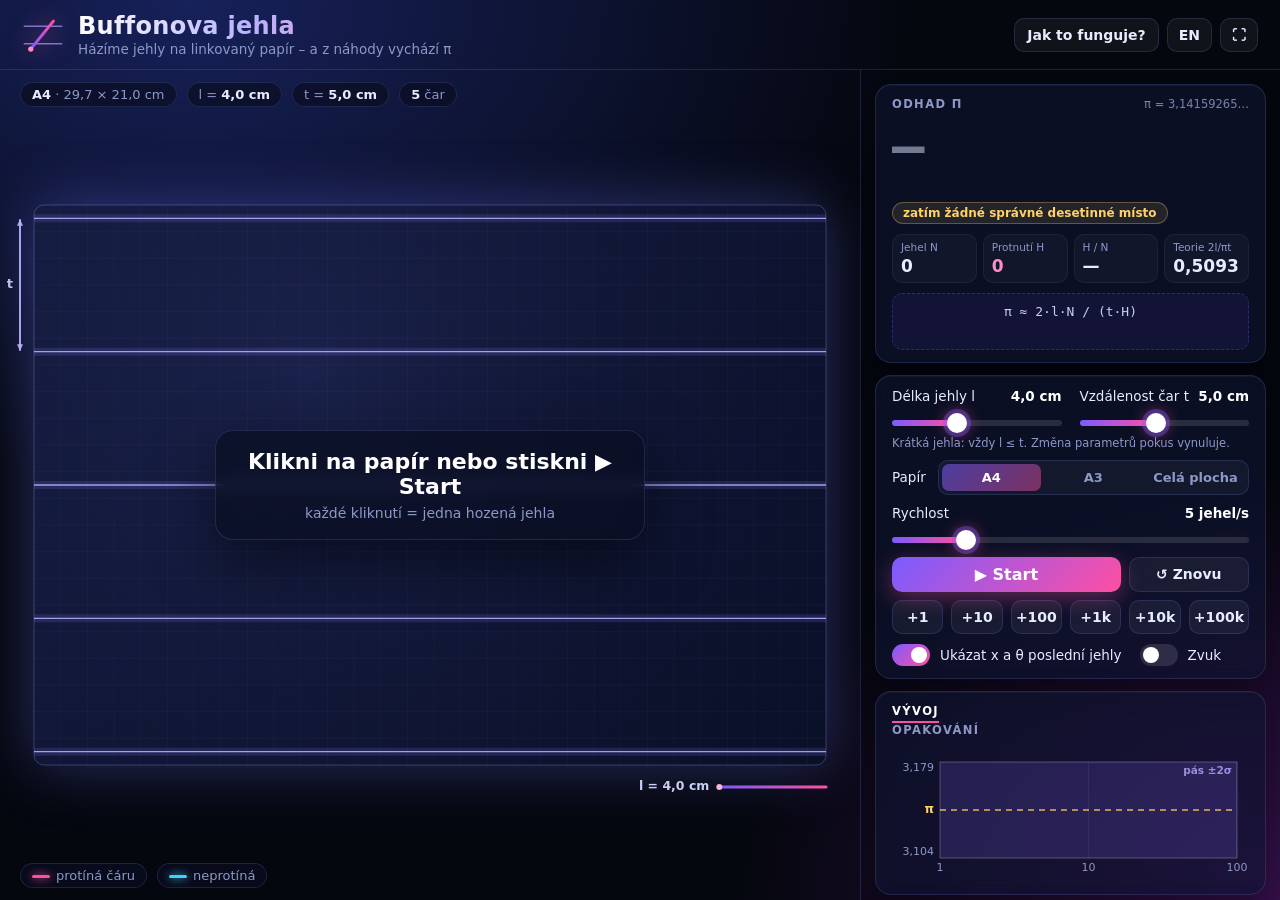
<file: index.html>
<!DOCTYPE html>
<html lang="cs" translate="no">
<head>
<meta charset="utf-8">
<meta name="google" content="notranslate">
<meta name="viewport" content="width=device-width, initial-scale=1">
<title>Buffonova jehla</title>
<style>
  :root {
    --bg0: #05070f;
    --panel: rgba(16, 22, 50, 0.62);
    --border: rgba(140, 160, 255, 0.16);
    --text: #e8ecff;
    --muted: #8e98c7;
    --hit: #ff4fa3;
    --miss: #40d2ff;
    --gold: #ffd166;
    --violet: #7b5cff;
  }
  * { box-sizing: border-box; margin: 0; padding: 0; }
  html, body { height: 100%; overflow: hidden; }
  body {
    color: var(--text);
    font-family: "Inter", "Segoe UI", system-ui, -apple-system, Roboto, "Helvetica Neue", Arial, sans-serif;
    background:
      radial-gradient(1200px 800px at 15% 0%, #17215a 0%, transparent 60%),
      radial-gradient(900px 700px at 100% 100%, #34104a 0%, transparent 60%),
      var(--bg0);
  }
  #app { display: grid; grid-template-rows: auto 1fr; height: 100vh; }

  /* ---------- header ---------- */
  header {
    display: flex; align-items: center; gap: 14px;
    padding: 12px 22px; border-bottom: 1px solid var(--border);
  }
  .logo { width: 42px; height: 42px; flex: none; filter: drop-shadow(0 0 10px rgba(255, 79, 163, .5)); }
  .brand h1 {
    font-size: 24px; font-weight: 800; letter-spacing: .3px;
    background: linear-gradient(90deg, #ffffff, #b9b3ff 45%, #ff8cc6);
    -webkit-background-clip: text; background-clip: text; color: transparent;
  }
  .brand p { color: var(--muted); font-size: 13.5px; margin-top: 1px; }
  .hdr-actions { margin-left: auto; display: flex; gap: 8px; }

  /* ---------- layout ---------- */
  main { display: grid; grid-template-columns: 1fr 420px; min-height: 0; }
  #stage { position: relative; min-width: 0; min-height: 0; overflow: hidden; }
  #paper { position: absolute; inset: 0; width: 100%; height: 100%; cursor: crosshair; }
  aside {
    overflow-y: auto; padding: 14px; display: flex; flex-direction: column; gap: 12px;
    border-left: 1px solid var(--border);
    scrollbar-width: thin; scrollbar-color: rgba(140,160,255,.25) transparent;
  }

  .overlay { position: absolute; pointer-events: none; font-size: 13px; color: var(--muted); }
  #paperInfo { top: 12px; left: 20px; right: 20px; display: flex; gap: 10px; flex-wrap: wrap; }
  .chip {
    background: rgba(10, 14, 34, .7); border: 1px solid var(--border); border-radius: 999px;
    padding: 4px 11px; backdrop-filter: blur(6px); white-space: nowrap;
  }
  .chip b { color: var(--text); font-weight: 600; }
  #legend { bottom: 12px; left: 20px; display: flex; gap: 10px; }
  .dot { display: inline-block; width: 18px; height: 3px; border-radius: 3px; vertical-align: middle; margin-right: 6px; }
  .dot.hit { background: var(--hit); box-shadow: 0 0 8px var(--hit); }
  .dot.miss { background: var(--miss); box-shadow: 0 0 8px var(--miss); }
  #hint {
    left: 50%; top: 50%; transform: translate(-50%, -50%);
    font-size: 22px; font-weight: 600; color: #fff; text-align: center;
    padding: 18px 28px; border-radius: 18px;
    background: rgba(10, 14, 34, .72); border: 1px solid var(--border);
    backdrop-filter: blur(8px); box-shadow: 0 20px 60px rgba(0,0,0,.5);
    animation: pulse 2.4s ease-in-out infinite;
  }
  #hint small { display: block; font-size: 14px; font-weight: 400; color: var(--muted); margin-top: 6px; }
  #hint.hidden { display: none; }
  @keyframes pulse { 0%,100% { box-shadow: 0 0 0 rgba(255,79,163,0), 0 20px 60px rgba(0,0,0,.5); }
                     50% { box-shadow: 0 0 40px rgba(255,79,163,.35), 0 20px 60px rgba(0,0,0,.5); } }

  /* ---------- cards ---------- */
  .card {
    background: var(--panel); border: 1px solid var(--border); border-radius: 16px;
    padding: 12px 16px; backdrop-filter: blur(10px);
    box-shadow: 0 10px 30px rgba(0,0,0,.35), inset 0 1px 0 rgba(255,255,255,.04);
  }
  .card h3 {
    font-size: 11.5px; text-transform: uppercase; letter-spacing: 1.4px; color: var(--muted);
    font-weight: 700; margin-bottom: 8px; display: flex; justify-content: space-between; gap: 8px;
  }
  .card h3 span:last-child { text-transform: none; letter-spacing: 0; font-weight: 500; opacity: .85; }

  .pi-value {
    font-family: ui-monospace, "SF Mono", "Cascadia Mono", "Roboto Mono", Consolas, monospace;
    font-size: 54px; font-weight: 700; line-height: 1.05; letter-spacing: 1px;
    font-variant-numeric: tabular-nums; white-space: nowrap;
  }
  .pi-value .ok { color: var(--gold); text-shadow: 0 0 22px rgba(255, 209, 102, .65); }
  .pi-value .no { color: #dfe4ff; opacity: .5; }
  /* always two fixed lines (error, then badge) so the panel never jumps as the texts change length */
  .pi-sub { display: flex; flex-direction: column; align-items: flex-start; gap: 5px; color: var(--muted); font-size: 13px; margin-top: 4px; }
  #piErr { min-height: 1.3em; line-height: 1.3; white-space: nowrap; }
  .pi-sub .badge { white-space: nowrap; }
  .badge {
    display: inline-block; font-size: 12px; font-weight: 600; color: var(--gold);
    background: rgba(255, 209, 102, .1); border: 1px solid rgba(255, 209, 102, .3);
    padding: 3px 10px; border-radius: 999px; transition: transform .25s;
  }
  .badge.pop { transform: scale(1.12); }
  .stats { display: grid; grid-template-columns: repeat(4, 1fr); gap: 6px; margin-top: 10px; }
  .stat { background: rgba(255,255,255,.03); border: 1px solid rgba(255,255,255,.05); border-radius: 10px; padding: 6px 8px; min-width: 0; }
  .stat .k { display: block; font-size: 10.5px; color: var(--muted); line-height: 1.25; }
  .stat .v { display: block; font-size: 17px; font-weight: 700; font-variant-numeric: tabular-nums; margin-top: 2px; }
  .stat .v.hit { color: #ff8cc6; }
  .formula {
    margin-top: 10px; font-family: ui-monospace, "SF Mono", Consolas, monospace; font-size: 13px;
    color: #c9cff5; text-align: center; padding: 8px; border-radius: 10px; background: rgba(123, 92, 255, .08);
    border: 1px dashed rgba(123, 92, 255, .3); line-height: 1.5; white-space: nowrap; overflow: hidden;
  }

  /* ---------- controls ---------- */
  .ctrl { margin-bottom: 10px; }
  .ctrl-top { display: flex; justify-content: space-between; align-items: baseline; font-size: 13.5px; margin-bottom: 7px; }
  .ctrl-top .val { font-weight: 700; font-variant-numeric: tabular-nums; color: #fff; }
  .pair { display: grid; grid-template-columns: 1fr 1fr; gap: 18px; }
  .ctrl.inline { display: flex; align-items: center; gap: 12px; font-size: 13.5px; }
  .ctrl.inline .seg { flex: 1; }
  .note { font-size: 11.5px; color: var(--muted); margin: -4px 0 10px; }

  input[type=range] {
    -webkit-appearance: none; appearance: none; width: 100%; height: 6px; border-radius: 6px; outline: none; cursor: pointer;
    background: linear-gradient(90deg, var(--violet), var(--hit) var(--fill, 50%), rgba(255,255,255,.12) var(--fill, 50%));
  }
  input[type=range]::-webkit-slider-thumb {
    -webkit-appearance: none; width: 20px; height: 20px; border-radius: 50%; background: #fff; border: none;
    box-shadow: 0 0 0 4px rgba(123, 92, 255, .35), 0 0 16px rgba(255, 79, 163, .7);
  }
  input[type=range]::-moz-range-thumb {
    width: 20px; height: 20px; border-radius: 50%; background: #fff; border: none;
    box-shadow: 0 0 0 4px rgba(123, 92, 255, .35), 0 0 16px rgba(255, 79, 163, .7);
  }

  .seg { display: flex; background: rgba(255,255,255,.04); border: 1px solid var(--border); border-radius: 10px; padding: 3px; gap: 3px; }
  .seg button {
    flex: 1; border: none; background: transparent; color: var(--muted); font: inherit; font-size: 13px; font-weight: 600;
    padding: 6px 4px; border-radius: 7px; cursor: pointer; transition: .15s;
  }
  .seg button.on { background: linear-gradient(135deg, rgba(123,92,255,.55), rgba(255,79,163,.45)); color: #fff; }

  .btn {
    appearance: none; border: 1px solid var(--border); background: rgba(255,255,255,.05); color: var(--text);
    border-radius: 10px; padding: 8px 12px; font: inherit; font-size: 14px; font-weight: 600; cursor: pointer;
    transition: background .15s, border-color .15s, transform .08s;
  }
  .btn:hover { background: rgba(255,255,255,.1); border-color: rgba(160,170,255,.45); }
  .btn:active { transform: scale(.97); }
  .btn.primary {
    background: linear-gradient(135deg, var(--violet), var(--hit)); border: none; color: #fff;
    box-shadow: 0 6px 22px rgba(255, 79, 163, .35);
  }
  .btn.primary:hover { filter: brightness(1.1); }
  .btn.icon { padding: 8px 11px; }
  .row { display: flex; gap: 8px; }
  .row .btn { flex: 1; padding-left: 4px; padding-right: 4px; }
  .row + .row { margin-top: 8px; }
  #btnPlay { flex: 2; font-size: 16px; }

  .switch { display: flex; align-items: center; gap: 10px; font-size: 13.5px; cursor: pointer; margin-top: 10px; user-select: none; }
  .switch input { display: none; }
  .switch .track { width: 38px; height: 22px; border-radius: 22px; background: rgba(255,255,255,.12); position: relative; transition: .2s; flex: none; }
  .switch .track::after { content: ""; position: absolute; top: 3px; left: 3px; width: 16px; height: 16px; border-radius: 50%; background: #fff; transition: .2s; }
  .switch input:checked + .track { background: linear-gradient(135deg, var(--violet), var(--hit)); }
  .switch input:checked + .track::after { left: 19px; }

  .switches { display: flex; gap: 18px; flex-wrap: wrap; }
  .tab {
    background: none; border: none; border-bottom: 2px solid transparent; font: inherit; color: var(--muted);
    text-transform: uppercase; letter-spacing: 1.4px; font-weight: 700; font-size: 11.5px;
    padding: 0 0 3px; margin-right: 14px; cursor: pointer;
  }
  .tab.on { color: #fff; border-bottom-color: var(--hit); }
  .histbtns { display: flex; gap: 4px; align-items: center; white-space: nowrap; }
  .histbtns button {
    border: 1px solid var(--border); background: rgba(255,255,255,.05); color: var(--text); border-radius: 999px;
    font: inherit; font-size: 11px; font-weight: 700; padding: 2px 8px; cursor: pointer;
  }
  /* only on the Repeats tab; hidden (not removed) so the header keeps its height */
  .histbtns.off { visibility: hidden; }
  .histbtns button:hover { border-color: rgba(255,79,163,.6); background: rgba(255,79,163,.15); }
  .chart { width: 100%; height: 132px; display: block; }
  @media (min-height: 1150px) { .chart { height: 175px; } }
  .chart-note { font-size: 11.5px; color: var(--muted); margin-top: 6px; }
  .kbd { font-size: 11.5px; color: var(--muted); text-align: center; line-height: 1.7; }
  kbd {
    font-family: inherit; font-size: 11px; padding: 1px 6px; border-radius: 5px;
    border: 1px solid var(--border); background: rgba(255,255,255,.05); color: #cdd3f5;
  }

  /* ---------- theory modal ---------- */
  #modal {
    position: fixed; inset: 0; display: none; align-items: center; justify-content: center; padding: 20px;
    background: rgba(3, 5, 14, .7); backdrop-filter: blur(8px); z-index: 10;
  }
  #modal.open { display: flex; }
  #modal .card { max-width: 760px; width: 100%; max-height: 90vh; overflow-y: auto; padding: 26px 30px; position: relative; background: rgba(16, 22, 50, .95); }
  #modal h2 { font-size: 24px; margin-bottom: 12px; }
  #modal h4 { font-size: 15px; margin: 18px 0 6px; color: #b9b3ff; }
  #modal p, #modal li { font-size: 15px; line-height: 1.6; color: #d4d9f5; }
  #modal ul { padding-left: 20px; }
  #modal .eq {
    font-family: ui-monospace, "SF Mono", Consolas, monospace; font-size: 16px; text-align: center; margin: 12px 0;
    padding: 12px; border-radius: 12px; background: rgba(123, 92, 255, .1); border: 1px solid rgba(123, 92, 255, .3); color: #fff;
  }
  #modal .close { position: absolute; top: 14px; right: 14px; }

  @media (max-width: 1000px) {
    html, body { overflow: auto; }
    #app { height: auto; }
    main { grid-template-columns: 1fr; }
    #stage { height: 62vh; }
    aside { border-left: none; overflow: visible; }
    .brand p { display: none; }
  }
</style>
</head>
<body>
<div id="app">
  <header>
    <svg class="logo" viewBox="0 0 48 48" aria-hidden="true">
      <defs><linearGradient id="lg" x1="0" x2="1"><stop offset="0" stop-color="#7b5cff"/><stop offset="1" stop-color="#ff4fa3"/></linearGradient></defs>
      <line x1="2" y1="14" x2="46" y2="14" stroke="#a99cff" stroke-width="1.5" opacity=".7"/>
      <line x1="2" y1="34" x2="46" y2="34" stroke="#a99cff" stroke-width="1.5" opacity=".7"/>
      <line x1="10" y1="40" x2="36" y2="8" stroke="url(#lg)" stroke-width="3.2" stroke-linecap="round"/>
      <circle cx="10" cy="40" r="3" fill="#ff8cc6"/>
    </svg>
    <div class="brand">
      <h1 data-i18n="title"></h1>
      <p data-i18n="subtitle"></p>
    </div>
    <div class="hdr-actions">
      <button class="btn" id="btnTheory" data-i18n="theoryBtn"></button>
      <button class="btn icon" id="btnLang" title="Language / Jazyk"></button>
      <button class="btn icon" id="btnFull" data-i18n-title="fullscreen">⛶</button>
    </div>
  </header>

  <main>
    <section id="stage">
      <canvas id="paper"></canvas>
      <div class="overlay" id="paperInfo"></div>
      <div class="overlay" id="legend">
        <span class="chip"><span class="dot hit"></span><span data-i18n="legendHit"></span></span>
        <span class="chip"><span class="dot miss"></span><span data-i18n="legendMiss"></span></span>
      </div>
      <div class="overlay" id="hint"><span data-i18n="hint"></span><small data-i18n="hintSmall"></small></div>
    </section>

    <aside>
      <div class="card">
        <h3><span data-i18n="estimate"></span><span id="piTrue">π = 3.14159265…</span></h3>
        <div class="pi-value" id="piValue">—</div>
        <div class="pi-sub"><span id="piErr"></span><span class="badge" id="badge"></span></div>
        <div class="stats">
          <div class="stat"><span class="k" data-i18n="needles"></span><span class="v" id="stN">0</span></div>
          <div class="stat"><span class="k" data-i18n="hits"></span><span class="v hit" id="stH">0</span></div>
          <div class="stat"><span class="k" data-i18n="ratio"></span><span class="v" id="stP">—</span></div>
          <div class="stat"><span class="k" data-i18n="theory"></span><span class="v" id="stPT">—</span></div>
        </div>
        <div class="formula" id="formula"></div>
      </div>

      <div class="card">
        <div class="pair">
          <div class="ctrl">
            <div class="ctrl-top"><span data-i18n="needleLen"></span><span class="val" id="lVal"></span></div>
            <input type="range" id="lSlider" min="0.5" max="10" step="0.1">
          </div>
          <div class="ctrl">
            <div class="ctrl-top"><span data-i18n="spacing"></span><span class="val" id="tVal"></span></div>
            <input type="range" id="tSlider" min="1" max="10" step="0.1">
          </div>
        </div>
        <div class="note" data-i18n="constraint"></div>
        <div class="ctrl inline">
          <span data-i18n="paper"></span>
          <div class="seg" id="paperSeg">
            <button data-paper="a4">A4</button>
            <button data-paper="a3">A3</button>
            <button data-paper="screen" data-i18n="paperScreen"></button>
          </div>
        </div>
        <div class="ctrl">
          <div class="ctrl-top"><span data-i18n="speed"></span><span class="val" id="rVal"></span></div>
          <input type="range" id="rSlider" min="0" max="1000" step="1">
        </div>
        <div class="row">
          <button class="btn primary" id="btnPlay"></button>
          <button class="btn" id="btnReset" data-i18n="reset"></button>
        </div>
        <div class="row">
          <button class="btn" data-drop="1">+1</button>
          <button class="btn" data-drop="10">+10</button>
          <button class="btn" data-drop="100">+100</button>
          <button class="btn" data-drop="1000">+1k</button>
          <button class="btn" data-drop="10000">+10k</button>
          <button class="btn" data-drop="100000">+100k</button>
        </div>
        <div class="switches">
          <label class="switch"><input type="checkbox" id="measureChk" checked><span class="track"></span><span data-i18n="showMeasure"></span></label>
          <label class="switch"><input type="checkbox" id="soundChk"><span class="track"></span><span data-i18n="sound"></span></label>
        </div>
      </div>

      <div class="card">
        <h3>
          <span><button class="tab on" data-tab="conv" data-i18n="convergence"></button><button class="tab" data-tab="hist" data-i18n="repeat"></button></span>
          <span class="histbtns off"><span data-i18n="repeatRuns"></span><button data-hist="100">100</button><button data-hist="1000">1k</button><button data-hist="10000">10k</button></span>
        </h3>
        <canvas class="chart" id="conv"></canvas>
        <div class="chart-note" id="histNote" data-i18n="histNote" hidden></div>
      </div>

      <div class="card">
        <h3><span data-i18n="phase"></span></h3>
        <canvas class="chart" id="phase"></canvas>
        <div class="chart-note" data-i18n="phaseHint"></div>
      </div>

      <div class="kbd" data-i18n-html="keys"></div>
    </aside>
  </main>
</div>

<div id="modal">
  <div class="card">
    <button class="btn icon close" id="btnClose">✕</button>
    <div id="theoryBody"></div>
  </div>
</div>

<script>
(() => {
'use strict';

// Language shown on start ('cs' or 'en'); visitors can switch with the button or L key.
const DEFAULT_LANG = 'cs';
const PI = Math.PI;
const PI_DIGITS = '3.14159265358979';
const $ = id => document.getElementById(id);

/* ======================================================================
   Texts
   ====================================================================== */
const I18N = {
  cs: {
    title: 'Buffonova jehla',
    subtitle: 'Házíme jehly na linkovaný papír – a z náhody vychází π',
    theoryBtn: 'Jak to funguje?',
    fullscreen: 'Celá obrazovka (F)',
    legendHit: 'protíná čáru',
    legendMiss: 'neprotíná',
    hint: 'Klikni na papír nebo stiskni ▶ Start',
    hintSmall: 'každé kliknutí = jedna hozená jehla',
    estimate: 'Odhad π',
    needles: 'Jehel N',
    hits: 'Protnutí H',
    ratio: 'H / N',
    theory: 'Teorie 2l/πt',
    controls: 'Parametry pokusu',
    needleLen: 'Délka jehly l',
    spacing: 'Vzdálenost čar t',
    constraint: 'Krátká jehla: vždy l ≤ t. Změna parametrů pokus vynuluje.',
    paper: 'Papír',
    paperScreen: 'Celá plocha',
    speed: 'Rychlost',
    perSec: n => n === 1 ? 'jehla/s' : n >= 2 && n <= 4 ? 'jehly/s' : 'jehel/s',
    start: '▶ Start', pause: '❚❚ Pauza', reset: '↺ Znovu',
    showMeasure: 'Ukázat x a θ poslední jehly',
    convergence: 'Vývoj', repeat: 'Opakování', repeatRuns: '500× po N =', band: 'pás ±2σ',
    histEmpty: 'Zvol N vpravo nahoře ↗',
    histNote: '500 nezávislých pokusů po N jehlách. Víc jehel → užší zvon (σ ~ 1/√N). Čárkovaně teorie, v závorce teoretické σ.',
    sound: 'Zvuk',
    phase: 'Prostor náhodných veličin (θ, x)',
    phaseHint: 'Každá jehla je bod. Protne čáru ⇔ x ≤ ½·l·sin θ (růžová oblast). Poměr ploch = 2l / (πt).',
    crosses: 'protíná ✓', nocross: 'neprotíná ✗',
    err: 'odchylka',
    digits: n => n <= 0 ? 'zatím žádné správné desetinné místo' :
                 n === 1 ? '1 správné desetinné místo' :
                 n < 5 ? `${n} správná desetinná místa` : `${n} správných desetinných míst`,
    lines: 'čar',
    keys: '<kbd>Mezerník</kbd> start/pauza · <kbd>N</kbd> jedna jehla · <kbd>R</kbd> znovu · <kbd>F</kbd> celá obrazovka · <kbd>L</kbd> jazyk · <kbd>S</kbd> zvuk',
    theoryHtml: `
      <h2>Buffonova úloha o jehle</h2>
      <p>Roku 1777 se francouzský přírodovědec <b>Georges-Louis Leclerc, hrabě de Buffon</b> zeptal:
      jaká je pravděpodobnost, že jehla délky <i>l</i> hozená náhodně na papír s rovnoběžnými čarami
      ve vzdálenosti <i>t</i> protne některou čáru? Odpověď překvapivě obsahuje číslo π.</p>
      <h4>Model</h4>
      <ul>
        <li><b>x</b> – vzdálenost středu jehly od nejbližší čáry, rovnoměrně na intervalu ⟨0, t/2⟩</li>
        <li><b>θ</b> – ostrý úhel mezi jehlou a čarami, rovnoměrně na intervalu ⟨0, π/2⟩</li>
        <li>x a θ jsou nezávislé, jejich sdružená hustota je konstantní: 4 / (tπ)</li>
      </ul>
      <p>Svislá „výška“ poloviny jehly je ½·l·sin θ. Jehla tedy protne čáru právě tehdy, když
      <b>x ≤ ½·l·sin θ</b>.</p>
      <div class="eq">P = ∫<sub>0</sub><sup>π/2</sup> ∫<sub>0</sub><sup>(l/2)·sin θ</sup> 4/(tπ) dx dθ
        = 4/(tπ) · (l/2) · ∫<sub>0</sub><sup>π/2</sup> sin θ dθ = 2l / (tπ)</div>
      <p>Hodíme-li <i>N</i> jehel a <i>H</i> z nich protne čáru, je H/N ≈ P, a tedy</p>
      <div class="eq">π ≈ 2·l·N / (t·H)</div>
      <h4>Záleží na velikosti papíru?</h4>
      <p>Ne. Pravděpodobnost závisí jen na poměru l/t. Papír musí být jen dost velký, aby jehly nepadaly mimo
      a aby každá jehla měla „svou“ nejbližší čáru. Formát A4/A3 tu mění jen vzhled, ne výsledek.</p>
      <h4>Proč l ≤ t?</h4>
      <p>Krátká jehla může protnout nejvýše jednu čáru – proto platí tak jednoduchý vzorec.
      Pro dlouhou jehlu (l &gt; t) je výpočet složitější.</p>
      <h4>Jak rychle se blížíme k π?</h4>
      <p>Pomalu! Chyba klesá jako 1/√N – na každou další správnou číslici potřebujeme zhruba
      100× víc jehel. Nejrychleji to jde při l = t. Zkuste sledovat graf vývoje odhadu.</p>
      <h4>Zajímavost</h4>
      <p>Italský matematik Mario Lazzarini roku 1901 údajně hodil 3408 jehel a dostal π ≈ 3,1415929 –
      tedy 6 správných desetinných míst. To je podezřele dobré: jde přesně o zlomek 355/113 a s tak málo
      pokusy je taková přesnost téměř nemožná. Nejspíš přestal házet ve „správnou“ chvíli.</p>`
  },
  en: {
    title: "Buffon's Needle",
    subtitle: 'Drop needles on ruled paper – and watch π emerge from randomness',
    theoryBtn: 'How does it work?',
    fullscreen: 'Fullscreen (F)',
    legendHit: 'crosses a line',
    legendMiss: 'no crossing',
    hint: 'Click the paper or press ▶ Start',
    hintSmall: 'every click = one dropped needle',
    estimate: 'Estimate of π',
    needles: 'Needles N',
    hits: 'Crossings H',
    ratio: 'H / N',
    theory: 'Theory 2l/πt',
    controls: 'Experiment parameters',
    needleLen: 'Needle length l',
    spacing: 'Line spacing t',
    constraint: 'Short needle: always l ≤ t. Changing parameters resets the experiment.',
    paper: 'Paper',
    paperScreen: 'Full area',
    speed: 'Speed',
    perSec: n => n === 1 ? 'needle/s' : 'needles/s',
    start: '▶ Start', pause: '❚❚ Pause', reset: '↺ Reset',
    showMeasure: 'Show x and θ of the last needle',
    convergence: 'Convergence', repeat: 'Repeats', repeatRuns: '500× with N =', band: 'band ±2σ',
    histEmpty: 'Pick N at the top right ↗',
    histNote: '500 independent experiments of N needles. More needles → narrower bell (σ ~ 1/√N). Dashed: theory, theoretical σ in brackets.',
    sound: 'Sound',
    phase: 'Space of random variables (θ, x)',
    phaseHint: 'Every needle is a point. It crosses a line ⇔ x ≤ ½·l·sin θ (pink area). Area ratio = 2l / (πt).',
    crosses: 'crosses ✓', nocross: 'no crossing ✗',
    err: 'error',
    digits: n => n <= 0 ? 'no correct decimal places yet' :
                 n === 1 ? '1 correct decimal place' : `${n} correct decimal places`,
    lines: 'lines',
    keys: '<kbd>Space</kbd> start/pause · <kbd>N</kbd> one needle · <kbd>R</kbd> reset · <kbd>F</kbd> fullscreen · <kbd>L</kbd> language · <kbd>S</kbd> sound',
    theoryHtml: `
      <h2>Buffon's needle problem</h2>
      <p>In 1777 the French naturalist <b>Georges-Louis Leclerc, Comte de Buffon</b> asked:
      what is the probability that a needle of length <i>l</i>, dropped at random onto paper ruled with
      parallel lines a distance <i>t</i> apart, crosses one of the lines? Surprisingly, the answer contains π.</p>
      <h4>The model</h4>
      <ul>
        <li><b>x</b> – distance from the needle's centre to the nearest line, uniform on [0, t/2]</li>
        <li><b>θ</b> – acute angle between the needle and the lines, uniform on [0, π/2]</li>
        <li>x and θ are independent, so their joint density is constant: 4 / (tπ)</li>
      </ul>
      <p>Half of the needle reaches ½·l·sin θ vertically, so the needle crosses a line exactly when
      <b>x ≤ ½·l·sin θ</b>.</p>
      <div class="eq">P = ∫<sub>0</sub><sup>π/2</sup> ∫<sub>0</sub><sup>(l/2)·sin θ</sup> 4/(tπ) dx dθ
        = 4/(tπ) · (l/2) · ∫<sub>0</sub><sup>π/2</sup> sin θ dθ = 2l / (tπ)</div>
      <p>Drop <i>N</i> needles, count the <i>H</i> that cross a line; then H/N ≈ P and therefore</p>
      <div class="eq">π ≈ 2·l·N / (t·H)</div>
      <h4>Does the paper size matter?</h4>
      <p>No. The probability only depends on the ratio l/t. The paper just has to be big enough that needles
      don't fall off and each needle has a nearest line. A4/A3 here only changes the look, not the result.</p>
      <h4>Why l ≤ t?</h4>
      <p>A short needle can cross at most one line, which is why the formula is so simple.
      For a long needle (l &gt; t) the calculation is more involved.</p>
      <h4>How fast do we approach π?</h4>
      <p>Slowly! The error shrinks like 1/√N – every extra correct digit needs roughly 100× more needles.
      It converges fastest when l = t. Watch the convergence chart.</p>
      <h4>Fun fact</h4>
      <p>In 1901 the Italian mathematician Mario Lazzarini supposedly dropped 3408 needles and got
      π ≈ 3.1415929 – six correct decimals. That is suspiciously good: it's exactly 355/113, and with so few
      throws such accuracy is almost impossible. He most likely stopped at the "right" moment.</p>`
  }
};
let T = I18N[DEFAULT_LANG];

/* ======================================================================
   State
   ====================================================================== */
const PAPERS = { a4: [29.7, 21], a3: [42, 29.7] };
const HIT  = { rgb: '255,79,163', head: '#ffb0d6' };
const MISS = { rgb: '64,210,255', head: '#a8ecff' };
const RING_MAX = 40000;          // settled needles kept for redrawing after a resize

const S = {
  lang: DEFAULT_LANG,
  l: 4, t: 5, paper: 'a4',
  W: 29.7, H: 21, lines: [],     // paper size in cm, y positions of the ruled lines (cm)
  N: 0, hits: 0,
  running: false, rate: 5, spawnAcc: 0,
  history: [], lastHistN: 0,
  flying: [], effects: [],
  ring: new Array(RING_MAX), ringStart: 0, ringLen: 0,
  last: null, lastT: 0, showMeasure: true,
  pending: 0,                    // needles queued by the big +N buttons, dropped over several frames
  bestDigits: 0,
  statsDirty: true, phaseDirty: true, lastStats: 0,
};
const G = { dpr: 1, cw: 1, ch: 1, s: 1, ox: 0, oy: 0 };   // stage geometry in device pixels

const stage = $('stage'), cv = $('paper'), ctx = cv.getContext('2d');
const mk = () => { const c = document.createElement('canvas'); return [c, c.getContext('2d')]; };
const [bg, bgx] = mk();          // paper + ruled lines
const [acc, accx] = mk();        // settled needles
const phCv = $('phase'), phx = phCv.getContext('2d');
const [phBg, phBgx] = mk();
const [phPts, phPtsx] = mk();
const cvCv = $('conv'), cvx = cvCv.getContext('2d');

/* ======================================================================
   Helpers
   ====================================================================== */
const clamp = (v, a, b) => Math.max(a, Math.min(b, v));
const locale = () => S.lang === 'cs' ? 'cs-CZ' : 'en-US';
const dec = (v, d) => v.toLocaleString(locale(), { minimumFractionDigits: d, maximumFractionDigits: d });
const int = v => v.toLocaleString(locale());
const sep = () => S.lang === 'cs' ? ',' : '.';
const estimate = () => S.hits ? 2 * S.l * S.N / (S.t * S.hits) : NaN;
const pTheory = () => 2 * S.l / (PI * S.t);
const font = (px, w = 600) => `${w} ${px * G.dpr}px "Inter", "Segoe UI", system-ui, -apple-system, sans-serif`;

function rr(c, x, y, w, h, r) {
  c.beginPath();
  c.moveTo(x + r, y); c.arcTo(x + w, y, x + w, y + h, r); c.arcTo(x + w, y + h, x, y + h, r);
  c.arcTo(x, y + h, x, y, r); c.arcTo(x, y, x + w, y, r); c.closePath();
}

function pill(c, text, x, y, color, align = 'center') {
  const d = G.dpr;
  c.font = font(12.5);
  const w = c.measureText(text).width + 14 * d, h = 22 * d;
  let bx = align === 'left' ? x : align === 'right' ? x - w : x - w / 2;
  bx = clamp(bx, 4 * d, G.cw - w - 4 * d);
  const by = clamp(y - h / 2, 4 * d, G.ch - h - 4 * d);
  c.fillStyle = 'rgba(6, 9, 24, 0.82)';
  rr(c, bx, by, w, h, 7 * d); c.fill();
  c.strokeStyle = color; c.globalAlpha *= 0.6; c.lineWidth = 1 * d; c.stroke(); c.globalAlpha /= 0.6;
  c.fillStyle = color; c.textAlign = 'left'; c.textBaseline = 'middle';
  c.fillText(text, bx + 7 * d, by + h / 2 + 0.5 * d);
}

function arrow(c, x1, y1, x2, y2, color, d, both = false) {
  c.strokeStyle = color; c.fillStyle = color; c.lineWidth = 2 * d;
  c.beginPath(); c.moveTo(x1, y1); c.lineTo(x2, y2); c.stroke();
  const len = Math.hypot(x2 - x1, y2 - y1);
  if (len < 10 * d) return;
  const head = (xa, ya, xb, yb) => {
    const a = Math.atan2(yb - ya, xb - xa), s = 7 * d;
    c.beginPath(); c.moveTo(xb, yb);
    c.lineTo(xb - s * Math.cos(a - 0.45), yb - s * Math.sin(a - 0.45));
    c.lineTo(xb - s * Math.cos(a + 0.45), yb - s * Math.sin(a + 0.45));
    c.closePath(); c.fill();
  };
  head(x1, y1, x2, y2);
  if (both) head(x2, y2, x1, y1);
}

/* ======================================================================
   Geometry & paper
   ====================================================================== */
function margins() {
  const d = G.dpr;
  return { mx: 34 * d, mt: 50 * d, mb: 50 * d };
}

function setPaperDims() {
  if (S.paper === 'screen') {
    const { mx, mt, mb } = margins();
    const aspect = Math.max(0.3, (G.cw - 2 * mx) / Math.max(1, G.ch - mt - mb));
    if (aspect >= 1) { S.H = 21; S.W = 21 * aspect; } else { S.W = 21; S.H = 21 / aspect; }
  } else {
    [S.W, S.H] = PAPERS[S.paper];
  }
  // Ruled lines, centred vertically on the sheet.
  const n = Math.floor(S.H / S.t + 1e-9);
  const y0 = (S.H - n * S.t) / 2;
  S.lines = [];
  for (let k = 0; k <= n; k++) S.lines.push(y0 + k * S.t);
}

function fit() {
  const { mx, mt, mb } = margins();
  G.s = Math.min((G.cw - 2 * mx) / S.W, (G.ch - mt - mb) / S.H);
  G.ox = (G.cw - S.W * G.s) / 2;
  G.oy = mt + ((G.ch - mt - mb) - S.H * G.s) / 2;
}

function drawPaperBg() {
  const c = bgx, d = G.dpr, s = G.s;
  const x0 = G.ox, y0 = G.oy, w = S.W * s, h = S.H * s, r = 10 * d;
  c.clearRect(0, 0, G.cw, G.ch);

  // sheet with a soft glow
  c.save();
  c.shadowColor = 'rgba(110, 120, 255, 0.35)'; c.shadowBlur = 60 * d;
  const g = c.createLinearGradient(x0, y0, x0 + w, y0 + h);
  g.addColorStop(0, '#121a3d'); g.addColorStop(1, '#0b1029');
  c.fillStyle = g; rr(c, x0, y0, w, h, r); c.fill();
  c.restore();

  c.save();
  rr(c, x0, y0, w, h, r); c.clip();
  // vignette light
  const v = c.createRadialGradient(x0 + w * 0.35, y0 + h * 0.3, 0, x0 + w * 0.35, y0 + h * 0.3, Math.max(w, h) * 0.8);
  v.addColorStop(0, 'rgba(120, 130, 255, 0.10)'); v.addColorStop(1, 'rgba(0, 0, 0, 0)');
  c.fillStyle = v; c.fillRect(x0, y0, w, h);
  // faint 1 cm grid
  c.strokeStyle = 'rgba(150, 170, 255, 0.045)'; c.lineWidth = 1 * d;
  c.beginPath();
  for (let x = 1; x < S.W; x++) { c.moveTo(x0 + x * s, y0); c.lineTo(x0 + x * s, y0 + h); }
  for (let y = 1; y < S.H; y++) { c.moveTo(x0, y0 + y * s); c.lineTo(x0 + w, y0 + y * s); }
  c.stroke();
  // paper grain
  const grains = Math.min(12000, (w * h) / (700 * d * d));
  for (let i = 0; i < grains; i++) {
    c.fillStyle = `rgba(200, 210, 255, ${Math.random() * 0.05})`;
    c.fillRect(x0 + Math.random() * w, y0 + Math.random() * h, d, d);
  }
  // ruled lines
  for (const ly of S.lines) {
    const Y = y0 + ly * s;
    c.strokeStyle = 'rgba(139, 123, 255, 0.16)'; c.lineWidth = 8 * d;
    c.beginPath(); c.moveTo(x0, Y); c.lineTo(x0 + w, Y); c.stroke();
    c.strokeStyle = 'rgba(190, 180, 255, 0.85)'; c.lineWidth = 1.4 * d;
    c.beginPath(); c.moveTo(x0, Y); c.lineTo(x0 + w, Y); c.stroke();
  }
  c.restore();

  c.strokeStyle = 'rgba(160, 170, 255, 0.28)'; c.lineWidth = 1 * d;
  rr(c, x0, y0, w, h, r); c.stroke();

  // t marker (between the first two lines, just left of the sheet)
  if (S.lines.length >= 2) {
    const ax = G.ox > 30 * d ? x0 - 14 * d : x0 + 14 * d;
    const ya = y0 + S.lines[0] * s, yb = y0 + S.lines[1] * s;
    c.globalAlpha = 0.9;
    arrow(c, ax, (ya + yb) / 2, ax, ya + 1 * d, '#b9b3ff', d);
    arrow(c, ax, (ya + yb) / 2, ax, yb - 1 * d, '#b9b3ff', d);
    c.font = font(13, 700); c.fillStyle = '#d7d2ff';
    c.textAlign = G.ox > 30 * d ? 'right' : 'left'; c.textBaseline = 'middle';
    c.fillText('t', ax + (G.ox > 30 * d ? -7 : 7) * d, (ya + yb) / 2);
    c.globalAlpha = 1;
  }

  // needle length scale bar under the sheet (bottom right)
  const by = y0 + h + 22 * d, bx1 = x0 + w, bx0 = bx1 - S.l * s;
  if (by < G.ch - 6 * d) {
    const gg = c.createLinearGradient(bx0, 0, bx1, 0);
    gg.addColorStop(0, '#7b5cff'); gg.addColorStop(1, '#ff4fa3');
    c.strokeStyle = gg; c.lineWidth = 3 * d; c.lineCap = 'round';
    c.beginPath(); c.moveTo(bx0, by); c.lineTo(bx1, by); c.stroke();
    c.fillStyle = '#ffb0d6'; c.beginPath(); c.arc(bx0, by, 3 * d, 0, 2 * PI); c.fill();
    c.font = font(12.5); c.fillStyle = '#c9cff5'; c.textAlign = 'right'; c.textBaseline = 'middle';
    c.fillText(`l = ${dec(S.l, 1)} cm`, bx0 - 10 * d, by);
  }
}

function layoutStage() {
  const r = stage.getBoundingClientRect();
  G.dpr = Math.min(window.devicePixelRatio || 1, 2);
  G.cw = Math.max(1, Math.round(r.width * G.dpr));
  G.ch = Math.max(1, Math.round(r.height * G.dpr));
  for (const c of [cv, bg, acc]) { c.width = G.cw; c.height = G.ch; }
  accClipped = false;                  // resizing a canvas resets its state
  // In "full area" mode the sheet follows the window, but only while it's empty.
  if (S.paper === 'screen' && S.N === 0 && !S.flying.length) setPaperDims();
  fit();
  drawPaperBg();
  redrawAccum();
  updatePaperInfo();
}

/* ======================================================================
   Sampling – the actual experiment
   ====================================================================== */
function sampleNeedle(near) {
  // The two random variables of the model:
  const x = Math.random() * S.t / 2;        // centre ↔ nearest line, U(0, t/2)
  const theta = Math.random() * PI / 2;     // angle with the lines,  U(0, π/2)
  const hit = x <= (S.l / 2) * Math.sin(theta);

  // Place the needle on the sheet so that it matches (x, θ). Which line, which side,
  // and the mirror image of the angle are all symmetric choices – they don't change the statistics.
  let k, side;
  if (near) {
    k = 0;
    for (let i = 1; i < S.lines.length; i++) if (Math.abs(S.lines[i] - near.y) < Math.abs(S.lines[k] - near.y)) k = i;
    side = Math.sign(near.y - S.lines[k]) || 1;
  } else {
    k = Math.floor(Math.random() * S.lines.length);
    side = Math.random() < 0.5 ? -1 : 1;
  }
  let cy = S.lines[k] + side * x;
  if (cy < 0 || cy > S.H) { side = -side; cy = S.lines[k] + side * x; }
  const hl = S.l / 2;
  // Uniform over the whole width; the needle layer is clipped to the sheet, so edges look like real paper.
  const cx = near ? clamp(near.x, 0, S.W) : Math.random() * S.W;
  const phi = Math.random() < 0.5 ? theta : -theta;

  let px = cx, py = S.lines[k];
  const dy = Math.sin(phi) * hl;
  if (hit && Math.abs(dy) > 1e-12) px = cx + ((py - cy) / dy) * Math.cos(phi) * hl;
  return { x, theta, hit, k, cx, cy, phi, px, py, a: 1 };
}

const durFor = rate => 1000 / (1 + rate / 8) + 220;

function launch(n, delay, dur) {
  n.t0 = performance.now() + delay;
  n.dur = dur;
  n.spin = (Math.random() - 0.5) * 2.6;
  S.flying.push(n);
}

function dropAnimated(count, near) {
  const stagger = count <= 10 ? 70 : 9;
  const dur = count === 1 ? 1100 : 750;
  for (let i = 0; i < count; i++) launch(sampleNeedle(i === 0 ? near : null), i * stagger, dur);
}

function dropInstant(count) {
  for (let i = 0; i < count; i++) commit(sampleNeedle(), false);
}

function drop(count) {
  if (count <= 100) dropAnimated(count);
  else S.pending += count;
}

/* ======================================================================
   Committing a landed needle
   ====================================================================== */
const alphaFor = N => clamp(Math.pow(300 / (N + 300), 0.3), 0.2, 1);

function commit(n, animated) {
  S.N++;
  if (n.hit) S.hits++;
  n.a = alphaFor(S.N);
  drawSettled(accx, n);
  ringPush(n);
  drawPhasePoint(n);
  pushHistory();
  S.last = n; S.lastT = performance.now();
  if (animated) { spawnEffect(n); playLand(n.hit); }
  S.statsDirty = true; S.phaseDirty = true;
}

function ringPush(n) {
  if (S.ringLen < RING_MAX) S.ring[(S.ringStart + S.ringLen++) % RING_MAX] = n;
  else { S.ring[S.ringStart] = n; S.ringStart = (S.ringStart + 1) % RING_MAX; }
}
function ringEach(fn) { for (let i = 0; i < S.ringLen; i++) fn(S.ring[(S.ringStart + i) % RING_MAX]); }

function pushHistory() {
  if (!S.hits) return;
  if (S.N <= 300 || S.N >= S.lastHistN * 1.01) {
    S.history.push([S.N, estimate()]);
    S.lastHistN = S.N;
  }
}

function needlePath(c, X, Y, dx, dy) { c.beginPath(); c.moveTo(X - dx, Y - dy); c.lineTo(X + dx, Y + dy); }

function drawSettled(c, n) {
  const s = G.s, d = G.dpr, hl = S.l / 2 * s;
  const X = G.ox + n.cx * s, Y = G.oy + n.cy * s;
  const dx = Math.cos(n.phi) * hl, dy = Math.sin(n.phi) * hl;
  const col = n.hit ? HIT : MISS;
  c.lineCap = 'round';
  needlePath(c, X, Y, dx, dy);
  c.globalAlpha = n.a * 0.22; c.strokeStyle = `rgb(${col.rgb})`; c.lineWidth = 6 * d; c.stroke();
  c.globalAlpha = n.a; c.lineWidth = 1.8 * d; c.stroke();
  c.globalAlpha = n.a * 0.7; c.strokeStyle = '#ffffff'; c.lineWidth = 0.6 * d; c.stroke();
  c.globalAlpha = n.a; c.fillStyle = col.head;
  c.beginPath(); c.arc(X - dx, Y - dy, 2.3 * d, 0, 2 * PI); c.fill();
  c.globalAlpha = 1;
}

// Clears the needle layer and clips it to the sheet, so needles near the edge don't hang off the paper.
let accClipped = false;
function resetAccum() {
  if (accClipped) accx.restore();
  accx.clearRect(0, 0, G.cw, G.ch);
  accx.save();
  rr(accx, G.ox, G.oy, S.W * G.s, S.H * G.s, 10 * G.dpr);
  accx.clip();
  accClipped = true;
}

function redrawAccum() {
  resetAccum();
  ringEach(n => drawSettled(accx, n));
}

/* ======================================================================
   Sound – synthesised with Web Audio, no files needed
   ====================================================================== */
const Snd = { ctx: null, on: false, last: 0 };
const PENTATONIC = [0, 2, 4, 7, 9, 12, 14];

function enableSound(on) {
  Snd.on = on;
  if (!on) return;
  const AC = window.AudioContext || window.webkitAudioContext;
  if (!Snd.ctx && AC) Snd.ctx = new AC();
  if (Snd.ctx && Snd.ctx.state === 'suspended') Snd.ctx.resume();
}

function tone(ac, freq, type, peak, decay, when) {
  const o = ac.createOscillator(), g = ac.createGain();
  o.type = type; o.frequency.value = freq;
  g.gain.setValueAtTime(0.0001, when);
  g.gain.exponentialRampToValueAtTime(peak, when + 0.006);
  g.gain.exponentialRampToValueAtTime(0.0001, when + decay);
  o.connect(g).connect(ac.destination);
  o.start(when); o.stop(when + decay + 0.02);
}

function playLand(hit) {
  const ac = Snd.ctx;
  if (!Snd.on || !ac) return;
  const now = ac.currentTime;
  if (now - Snd.last < 0.045) return;      // at high speed don't turn into noise
  Snd.last = now;
  if (hit) {                               // small glass bell on a pentatonic scale
    const f = 660 * Math.pow(2, PENTATONIC[Math.floor(Math.random() * PENTATONIC.length)] / 12);
    // kept quiet: the ear is far more sensitive to these high notes than to the low tick
    tone(ac, f, 'sine', 0.05, 0.55, now);
    tone(ac, f * 2.76, 'sine', 0.01, 0.2, now);
  } else {                                 // soft wooden tick
    tone(ac, 190 + Math.random() * 40, 'triangle', 0.07, 0.09, now);
  }
}

/* ======================================================================
   Effects & flying needles
   ====================================================================== */
function spawnEffect(n) {
  if (S.effects.length > 80) return;
  S.effects.push({ x: n.hit ? n.px : n.cx, y: n.hit ? n.py : n.cy, t0: performance.now(), hit: n.hit });
}

function drawEffects(c, now) {
  const d = G.dpr, s = G.s;
  c.save();
  c.globalCompositeOperation = 'lighter';
  S.effects = S.effects.filter(e => {
    const life = e.hit ? 950 : 500;
    const a = Math.max(0, (now - e.t0) / life);   // clicks can commit after this frame's timestamp
    if (a >= 1) return false;
    const X = G.ox + e.x * s, Y = G.oy + e.y * s;
    const ease = 1 - Math.pow(1 - a, 3);
    if (e.hit) {
      // flash running along the crossed line
      const L = (30 + 160 * ease) * d;
      const lg = c.createLinearGradient(X - L, 0, X + L, 0);
      lg.addColorStop(0, 'rgba(190,180,255,0)'); lg.addColorStop(0.5, `rgba(230,220,255,${0.9 * (1 - a)})`);
      lg.addColorStop(1, 'rgba(190,180,255,0)');
      c.strokeStyle = lg; c.lineWidth = 3 * d;
      c.beginPath(); c.moveTo(X - L, Y); c.lineTo(X + L, Y); c.stroke();
      // glow + shock ring
      const R = 34 * d;
      const rg = c.createRadialGradient(X, Y, 0, X, Y, R);
      rg.addColorStop(0, `rgba(255,255,255,${0.9 * (1 - a)})`);
      rg.addColorStop(0.3, `rgba(255,79,163,${0.6 * (1 - a)})`);
      rg.addColorStop(1, 'rgba(255,79,163,0)');
      c.fillStyle = rg; c.beginPath(); c.arc(X, Y, R, 0, 2 * PI); c.fill();
      c.strokeStyle = `rgba(255,120,190,${1 - a})`; c.lineWidth = 2 * d;
      c.beginPath(); c.arc(X, Y, (6 + 44 * ease) * d, 0, 2 * PI); c.stroke();
    } else {
      c.strokeStyle = `rgba(64,210,255,${0.55 * (1 - a)})`; c.lineWidth = 1.5 * d;
      c.beginPath(); c.arc(X, Y, (4 + 18 * ease) * d, 0, 2 * PI); c.stroke();
    }
    return true;
  });
  c.restore();
}

function drawFlying(c, n, p) {
  const s = G.s, d = G.dpr;
  const h = 1 - p * p;                         // height above the paper (gravity: accelerating fall)
  const hl = S.l / 2 * s * (1 + 0.45 * h);
  const ang = n.phi + n.spin * h;
  const fx = G.ox + n.cx * s, fy = G.oy + n.cy * s;
  const X = fx - h * 16 * d, Y = fy - h * 60 * d;
  const dx = Math.cos(ang) * hl, dy = Math.sin(ang) * hl;
  const sdx = Math.cos(ang) * S.l / 2 * s, sdy = Math.sin(ang) * S.l / 2 * s;
  const fade = clamp(p * 4, 0, 1);
  c.lineCap = 'round';
  // shadow on the paper, sharpening as the needle approaches
  needlePath(c, fx + h * 10 * d, fy + h * 6 * d, sdx, sdy);
  c.globalAlpha = fade * (0.55 - 0.4 * h); c.strokeStyle = '#000'; c.lineWidth = (3 + 10 * h) * d; c.stroke();
  // the needle: silver until it lands and reveals its colour
  needlePath(c, X, Y, dx, dy);
  c.globalAlpha = fade * 0.3; c.strokeStyle = '#dfe6ff'; c.lineWidth = 8 * d; c.stroke();
  c.globalAlpha = fade; c.strokeStyle = '#f4f6ff'; c.lineWidth = 2.2 * d; c.stroke();
  c.fillStyle = '#ffffff';
  c.beginPath(); c.arc(X - dx, Y - dy, 2.8 * d, 0, 2 * PI); c.fill();
  c.globalAlpha = 1;
}

/* ======================================================================
   Measurement overlay for the last needle (x, θ, ½·l·sin θ)
   ====================================================================== */
function drawMeasure(c, n, alpha) {
  const s = G.s, d = G.dpr, hl = S.l / 2 * s;
  const cx = G.ox + n.cx * s, cy = G.oy + n.cy * s, ly = G.oy + S.lines[n.k] * s;
  const sp = Math.sin(n.phi), cp = Math.cos(n.phi);
  const toward = Math.sign(ly - cy) || 1;               // +1: nearest line is below on screen
  const sg = sp === 0 ? 1 : (Math.sign(sp) === toward ? 1 : -1);
  const tx = cx + sg * cp * hl, ty = cy + sg * sp * hl;  // needle tip that points to the line
  const col = n.hit ? HIT : MISS, colS = `rgb(${col.rgb})`;
  const right = tx >= cx ? 1 : -1;

  c.save();
  c.globalAlpha = alpha; c.lineCap = 'round';

  // dark halo so the construction stays readable on a crowded sheet
  const R = hl * 1.6 + 60 * d;
  const halo = c.createRadialGradient(cx, cy, 0, cx, cy, R);
  halo.addColorStop(0, 'rgba(6,9,26,0.82)'); halo.addColorStop(0.6, 'rgba(6,9,26,0.6)'); halo.addColorStop(1, 'rgba(6,9,26,0)');
  c.fillStyle = halo; c.beginPath(); c.arc(cx, cy, R, 0, 2 * PI); c.fill();
  const px0 = G.ox, px1 = G.ox + S.W * s;
  c.strokeStyle = 'rgba(190,180,255,0.85)'; c.lineWidth = 1.4 * d;
  c.beginPath(); c.moveTo(Math.max(px0, cx - R), ly); c.lineTo(Math.min(px1, cx + R), ly); c.stroke();

  // the needle itself, on top and glowing
  const ndx = cp * hl, ndy = sp * hl;
  needlePath(c, cx, cy, ndx, ndy);
  c.strokeStyle = `rgba(${col.rgb},0.35)`; c.lineWidth = 10 * d; c.stroke();
  c.strokeStyle = colS; c.lineWidth = 3 * d; c.stroke();
  c.strokeStyle = '#fff'; c.lineWidth = 1 * d; c.stroke();

  // highlight the nearest line
  const gx = c.createLinearGradient(cx - hl * 1.7, 0, cx + hl * 1.7, 0);
  gx.addColorStop(0, 'rgba(255,209,102,0)'); gx.addColorStop(0.5, 'rgba(255,209,102,0.9)'); gx.addColorStop(1, 'rgba(255,209,102,0)');
  c.strokeStyle = gx; c.lineWidth = 3 * d;
  c.beginPath(); c.moveTo(Math.max(px0, cx - hl * 1.7), ly); c.lineTo(Math.min(px1, cx + hl * 1.7), ly); c.stroke();

  // horizontal reference through the centre + vertical projection ½·l·sin θ
  c.setLineDash([4 * d, 4 * d]); c.strokeStyle = 'rgba(255,255,255,0.55)'; c.lineWidth = 1.2 * d;
  c.beginPath(); c.moveTo(cx, cy); c.lineTo(tx + right * 10 * d, cy); c.stroke();
  c.setLineDash([]);
  c.strokeStyle = colS; c.lineWidth = 2.6 * d;
  c.beginPath(); c.moveTo(tx, cy); c.lineTo(tx, ty); c.stroke();

  // x: distance from centre to nearest line
  arrow(c, cx, cy, cx, ly, '#ffd166', d);

  // θ arc
  const r = clamp(hl * 0.45, 20 * d, 64 * d);
  const a0 = right > 0 ? 0 : PI;
  let diff = Math.atan2(ty - cy, tx - cx) - a0;
  while (diff > PI) diff -= 2 * PI;
  while (diff < -PI) diff += 2 * PI;
  c.strokeStyle = '#ffffff'; c.lineWidth = 1.8 * d;
  c.beginPath(); c.arc(cx, cy, r, a0, a0 + diff, diff < 0); c.stroke();

  // centre
  c.fillStyle = '#ffd166'; c.shadowColor = '#ffd166'; c.shadowBlur = 12 * d;
  c.beginPath(); c.arc(cx, cy, 4 * d, 0, 2 * PI); c.fill();
  c.shadowBlur = 0;

  // labels
  // θ goes on the side away from the line, ½·l·sin θ on the side towards it – they never overlap
  pill(c, `θ = ${dec(n.theta * 180 / PI, 1)}°`, cx + right * (r * 0.6), cy - toward * 18 * d, '#ffffff', right > 0 ? 'left' : 'right');
  pill(c, `x = ${dec(n.x, 2)} cm`, cx - right * 10 * d, (cy + ly) / 2, '#ffd166', right > 0 ? 'right' : 'left');
  pill(c, `½·l·sin θ = ${dec(S.l / 2 * Math.sin(n.theta), 2)} cm`, tx + right * 10 * d, (cy + ty) / 2, colS, right > 0 ? 'left' : 'right');
  const vy = cy - toward * (Math.abs(sp) * hl + 48 * d);
  pill(c, `x ${n.hit ? '≤' : '>'} ½·l·sin θ  ⇒  ${n.hit ? T.crosses : T.nocross}`, cx, vy, colS);
  c.restore();
}

/* ======================================================================
   Phase-space chart (θ, x)
   ====================================================================== */
const PH = { pl: 40, pr: 12, pt: 12, pb: 26 };
function phMap() {
  const d = G.dpr, w = phCv.width, h = phCv.height;
  const pl = PH.pl * d, pr = PH.pr * d, pt = PH.pt * d, pb = PH.pb * d;
  return {
    X: th => pl + th / (PI / 2) * (w - pl - pr),
    Y: x => h - pb - x / (S.t / 2) * (h - pt - pb),
    pl, pr, pt, pb, w, h,
  };
}

function curvePath(c, m) {
  c.beginPath();
  for (let i = 0; i <= 80; i++) {
    const th = i / 80 * PI / 2, X = m.X(th), Y = m.Y(S.l / 2 * Math.sin(th));
    i ? c.lineTo(X, Y) : c.moveTo(X, Y);
  }
}

function drawPhaseBg() {
  const c = phBgx, d = G.dpr, m = phMap();
  c.clearRect(0, 0, m.w, m.h);
  c.fillStyle = 'rgba(64,210,255,0.05)';
  c.fillRect(m.pl, m.pt, m.w - m.pl - m.pr, m.h - m.pt - m.pb);
  curvePath(c, m);
  c.lineTo(m.X(PI / 2), m.Y(0)); c.lineTo(m.X(0), m.Y(0)); c.closePath();
  c.fillStyle = 'rgba(255,79,163,0.14)'; c.fill();
  // grid & axes
  c.strokeStyle = 'rgba(255,255,255,0.07)'; c.lineWidth = 1 * d;
  c.beginPath();
  c.moveTo(m.X(PI / 4), m.pt); c.lineTo(m.X(PI / 4), m.h - m.pb);
  c.moveTo(m.pl, m.Y(S.t / 4)); c.lineTo(m.w - m.pr, m.Y(S.t / 4));
  c.stroke();
  c.strokeStyle = 'rgba(255,255,255,0.25)';
  c.strokeRect(m.pl, m.pt, m.w - m.pl - m.pr, m.h - m.pt - m.pb);
  c.font = font(11, 500); c.fillStyle = '#8e98c7';
  c.textAlign = 'center'; c.textBaseline = 'top';
  [[0, '0'], [PI / 4, 'π/4'], [PI / 2, 'π/2']].forEach(([v, s]) => c.fillText(s, m.X(v), m.h - m.pb + 5 * d));
  c.fillStyle = '#fff'; c.font = font(12, 700);
  c.fillText('θ', (m.X(PI / 4) + m.X(PI / 2)) / 2, m.h - m.pb + 5 * d);
  c.textAlign = 'right'; c.textBaseline = 'middle'; c.font = font(11, 500); c.fillStyle = '#8e98c7';
  c.fillText('0', m.pl - 6 * d, m.Y(0));
  c.fillText('t/2', m.pl - 6 * d, m.Y(S.t / 2) + 4 * d);
  if (m.Y(S.l / 2) - m.Y(S.t / 2) > 16 * d) { c.fillStyle = '#ff8cc6'; c.fillText('l/2', m.pl - 6 * d, m.Y(S.l / 2)); }
  c.fillStyle = '#fff'; c.font = font(12, 700);
  c.fillText('x', m.pl - 6 * d, m.Y(S.t / 4));
}

function drawPhasePoint(n) {
  const m = phMap(), d = G.dpr, r = 1.2 * d;
  phPtsx.globalAlpha = Math.max(0.3, n.a) * 0.85;
  phPtsx.fillStyle = n.hit ? '#ff4fa3' : '#40d2ff';
  phPtsx.fillRect(m.X(n.theta) - r, m.Y(n.x) - r, 2 * r, 2 * r);
}

function composePhase(showLast) {
  const m = phMap(), d = G.dpr, c = phx;
  c.clearRect(0, 0, m.w, m.h);
  c.drawImage(phBg, 0, 0);
  c.drawImage(phPts, 0, 0);
  c.save();
  curvePath(c, m);
  c.strokeStyle = 'rgba(255,79,163,0.35)'; c.lineWidth = 6 * d; c.stroke();
  c.strokeStyle = '#ffb0d6'; c.lineWidth = 2 * d; c.stroke();
  c.restore();
  if (showLast && S.last) {
    const X = m.X(S.last.theta), Y = m.Y(S.last.x);
    c.setLineDash([3 * d, 3 * d]); c.strokeStyle = 'rgba(255,209,102,0.7)'; c.lineWidth = 1 * d;
    c.beginPath(); c.moveTo(X, Y); c.lineTo(X, m.h - m.pb); c.moveTo(X, Y); c.lineTo(m.pl, Y); c.stroke();
    c.setLineDash([]);
    c.strokeStyle = '#ffd166'; c.lineWidth = 2 * d;
    c.beginPath(); c.arc(X, Y, 6 * d, 0, 2 * PI); c.stroke();
  }
}

/* ======================================================================
   Convergence chart
   ====================================================================== */
function drawConv() {
  const c = cvx, d = G.dpr, w = cvCv.width, h = cvCv.height;
  const pl = 48 * d, pr = 12 * d, pt = 12 * d, pb = 24 * d;
  c.clearRect(0, 0, w, h);
  const Nmax = Math.max(100, S.N * 1.05);
  const LX = Math.log10(Nmax);
  const X = n => pl + Math.log10(n) / LX * (w - pl - pr);

  const pts = S.history.slice();
  if (S.hits && (!pts.length || pts[pts.length - 1][0] !== S.N)) pts.push([S.N, estimate()]);

  let dev = 0.03;
  const from = Math.sqrt(Math.max(1, S.N));
  for (const [n, e] of pts) if (n >= from) dev = Math.max(dev, Math.abs(e - PI));
  const yr = Math.min(1.6, dev * 1.25);
  const Y = e => pt + (1 - (e - (PI - yr)) / (2 * yr)) * (h - pt - pb);

  c.save();
  c.beginPath(); c.rect(pl, pt, w - pl - pr, h - pt - pb); c.clip();
  c.fillStyle = 'rgba(255,255,255,0.02)'; c.fillRect(pl, pt, w - pl - pr, h - pt - pb);

  // theoretical ±2σ band
  const p = pTheory();
  const up = [], lo = [];
  for (let i = 0; i <= 80; i++) {
    const n = Math.pow(10, i / 80 * LX);
    const sig = PI * Math.sqrt((1 - p) / (p * n));
    up.push([X(n), Y(PI + 2 * sig)]); lo.push([X(n), Y(PI - 2 * sig)]);
  }
  c.beginPath();
  up.forEach(([x, y], i) => i ? c.lineTo(x, y) : c.moveTo(x, y));
  for (let i = lo.length - 1; i >= 0; i--) c.lineTo(lo[i][0], lo[i][1]);
  c.closePath();
  c.fillStyle = 'rgba(123,92,255,0.16)'; c.fill();
  c.font = font(10.5, 600); c.fillStyle = 'rgba(185,170,255,0.8)'; c.textAlign = 'right'; c.textBaseline = 'top';
  c.fillText(T.band, w - pr - 5 * d, pt + 4 * d);

  // decade grid
  c.strokeStyle = 'rgba(255,255,255,0.06)'; c.lineWidth = 1 * d;
  c.beginPath();
  for (let k = 1; k <= Math.floor(LX); k++) { c.moveTo(X(10 ** k), pt); c.lineTo(X(10 ** k), h - pb); }
  c.stroke();

  // π
  c.setLineDash([6 * d, 5 * d]); c.strokeStyle = 'rgba(255,209,102,0.85)'; c.lineWidth = 1.4 * d;
  c.beginPath(); c.moveTo(pl, Y(PI)); c.lineTo(w - pr, Y(PI)); c.stroke(); c.setLineDash([]);

  // estimate
  if (pts.length) {
    c.lineJoin = 'round';
    c.beginPath();
    pts.forEach(([n, e], i) => i ? c.lineTo(X(n), Y(e)) : c.moveTo(X(n), Y(e)));
    c.strokeStyle = 'rgba(255,79,163,0.35)'; c.lineWidth = 5 * d; c.stroke();
    c.strokeStyle = '#ffe0ef'; c.lineWidth = 1.6 * d; c.stroke();
    const [ln, le] = pts[pts.length - 1];
    c.fillStyle = '#fff'; c.shadowColor = '#ff4fa3'; c.shadowBlur = 12 * d;
    c.beginPath(); c.arc(X(ln), Y(le), 3.5 * d, 0, 2 * PI); c.fill(); c.shadowBlur = 0;
  }
  c.restore();

  c.strokeStyle = 'rgba(255,255,255,0.25)'; c.lineWidth = 1 * d;
  c.strokeRect(pl, pt, w - pl - pr, h - pt - pb);

  // labels
  c.font = font(11, 500); c.fillStyle = '#8e98c7'; c.textAlign = 'center'; c.textBaseline = 'top';
  const names = ['1', '10', '100', '1k', '10k', '100k', '1M', '10M', '100M'];
  for (let k = 0; k <= Math.floor(LX) && k < names.length; k++) c.fillText(names[k], X(10 ** k), h - pb + 5 * d);
  c.textAlign = 'right'; c.textBaseline = 'middle';
  const dd = yr < 0.05 ? 3 : 2;
  c.fillText(dec(PI + yr, dd), pl - 6 * d, pt + 6 * d);
  c.fillText(dec(PI - yr, dd), pl - 6 * d, h - pb - 6 * d);
  c.fillStyle = '#ffd166'; c.font = font(12, 700);
  c.fillText('π', pl - 6 * d, Y(PI));
}

/* ======================================================================
   Repeated experiment: 500 independent runs of N needles → distribution of π̂
   ====================================================================== */
const REP_RUNS = 500, REP_BINS = 90, REP_SIZES = [100, 1000, 10000];
const REP_COLORS = { 100: '64,210,255', 1000: '176,150,255', 10000: '255,79,163' };
const REP = { tab: 'conv', data: {}, dirty: false };

// Standard deviation of π̂ = 2lN/(tH) by the delta method.
const sigmaFor = N => { const p = pTheory(); return PI * Math.sqrt((1 - p) / (p * N)); };
// Fixed x-range (±4σ of the N = 100 case), so the bells for different N can be compared.
const repRange = () => clamp(4 * sigmaFor(100), 0.05, 2.5);

function erf(x) {                // Abramowitz–Stegun 7.1.26, |error| < 1.5e-7
  const t = 1 / (1 + 0.3275911 * Math.abs(x));
  const y = 1 - (((((1.061405429 * t - 1.453152027) * t) + 1.421413741) * t - 0.284496736) * t + 0.254829592) * t * Math.exp(-x * x);
  return x >= 0 ? y : -y;
}
const Phi = z => 0.5 * (1 + erf(z / Math.SQRT2));

function startRepeat(N) {
  REP.data[N] = { counts: new Float64Array(REP_BINS), runs: 0, fin: 0, sum: 0, sumSq: 0 };
  setTab('hist');
}

function stepRepeat() {
  const hl = S.l / 2, ht = S.t / 2;
  const R = repRange(), lo = PI - R, bw = 2 * R / REP_BINS;
  let busy = false;
  for (const N of REP_SIZES) {
    const h = REP.data[N];
    if (!h || h.runs >= REP_RUNS) continue;
    busy = true;
    const k = Math.min(REP_RUNS - h.runs, Math.ceil(REP_RUNS / 45));   // ~¾ s of animation
    for (let r = 0; r < k; r++) {
      let hits = 0;
      for (let i = 0; i < N; i++) if (Math.random() * ht <= hl * Math.sin(Math.random() * PI / 2)) hits++;
      h.runs++;
      if (!hits) continue;                        // π̂ = ∞, can only happen for tiny l/t
      const e = 2 * S.l * N / (S.t * hits);
      h.fin++; h.sum += e; h.sumSq += e * e;
      const b = Math.floor((e - lo) / bw);
      if (b >= 0 && b < REP_BINS) h.counts[b]++;
    }
  }
  return busy;
}

// "N=100 σ=0,320 (0,308)": measured spread of the estimates, theoretical σ in brackets.
function legendText(N) {
  const hd = REP.data[N];
  const mean = hd.fin ? hd.sum / hd.fin : 0;
  const sd = hd.fin > 1 ? Math.sqrt(Math.max(0, (hd.sumSq - hd.fin * mean * mean) / (hd.fin - 1))) : 0;
  const prog = hd.runs < REP_RUNS ? ` ${hd.runs}/${REP_RUNS}` : '';
  return `N=${int(N)} σ=${dec(sd, 3)} (${dec(sigmaFor(N), 3)})${prog}`;
}

function drawHist() {
  const c = cvx, d = G.dpr, w = cvCv.width, h = cvCv.height;
  const pl = 12 * d, pr = 12 * d, pt = 12 * d, pb = 24 * d, pw = w - pl - pr, ph = h - pt - pb;
  const R = repRange(), lo = PI - R, bw = 2 * R / REP_BINS;
  const Xe = e => pl + (e - lo) / (2 * R) * pw;
  c.clearRect(0, 0, w, h);
  c.fillStyle = 'rgba(255,255,255,0.02)'; c.fillRect(pl, pt, pw, ph);
  const shown = REP_SIZES.filter(N => REP.data[N]);

  // Legend strip at the top (measured σ vs. theory), wrapped into rows; the bars are scaled
  // to the space below it, so curves and text never overlap.
  c.font = font(10.5, 600);
  const gap = 14 * d, rows = [];
  let row = [], rowW = 0;
  for (const N of shown) {
    const it = { N, text: legendText(N) };
    it.w = c.measureText(it.text).width;
    if (row.length && rowW + gap + it.w > pw - 10 * d) { rows.push(row); row = []; rowW = 0; }
    rowW += (row.length ? gap : 0) + it.w;
    row.push(it);
  }
  if (row.length) rows.push(row);
  const lh = rows.length ? (rows.length * 14 + 6) * d : 0;

  c.save();
  c.beginPath(); c.rect(pl, pt, pw, ph); c.clip();
  for (const N of shown) {
    const hd = REP.data[N], col = REP_COLORS[N], sig = sigmaFor(N);
    const expected = e => REP_RUNS * (Phi((e + bw / 2 - PI) / sig) - Phi((e - bw / 2 - PI) / sig));
    // Each bell is scaled to its own peak, so bars grow up towards the dashed theory curve.
    const top = Math.max(expected(PI), ...hd.counts) * 1.08;
    const Yv = v => pt + ph - v / top * (ph - lh);
    c.beginPath(); c.moveTo(Xe(lo), Yv(0));
    for (let b = 0; b < REP_BINS; b++) { c.lineTo(Xe(lo + b * bw), Yv(hd.counts[b])); c.lineTo(Xe(lo + (b + 1) * bw), Yv(hd.counts[b])); }
    c.lineTo(Xe(PI + R), Yv(0)); c.closePath();
    c.fillStyle = `rgba(${col},0.28)`; c.fill();
    c.strokeStyle = `rgba(${col},0.95)`; c.lineWidth = 1.3 * d; c.stroke();
    c.beginPath();
    for (let i = 0; i <= 240; i++) {
      const e = lo + i / 240 * 2 * R;
      i ? c.lineTo(Xe(e), Yv(expected(e))) : c.moveTo(Xe(e), Yv(expected(e)));
    }
    c.setLineDash([4 * d, 3 * d]); c.strokeStyle = `rgba(${col},0.9)`; c.lineWidth = 1.2 * d; c.stroke(); c.setLineDash([]);
  }
  c.setLineDash([6 * d, 5 * d]); c.strokeStyle = 'rgba(255,209,102,0.85)'; c.lineWidth = 1.4 * d;
  c.beginPath(); c.moveTo(Xe(PI), pt + lh); c.lineTo(Xe(PI), pt + ph); c.stroke(); c.setLineDash([]);
  if (lh) {
    c.strokeStyle = 'rgba(255,255,255,0.08)'; c.lineWidth = 1 * d;
    c.beginPath(); c.moveTo(pl, pt + lh - 2 * d); c.lineTo(pl + pw, pt + lh - 2 * d); c.stroke();
  }
  c.restore();

  c.strokeStyle = 'rgba(255,255,255,0.25)'; c.lineWidth = 1 * d; c.strokeRect(pl, pt, pw, ph);
  c.font = font(11, 500); c.fillStyle = '#8e98c7'; c.textBaseline = 'top';
  const dd = R < 0.1 ? 3 : 2;
  c.textAlign = 'left'; c.fillText(dec(PI - R, dd), pl, pt + ph + 5 * d);
  c.textAlign = 'right'; c.fillText(dec(PI + R, dd), pl + pw, pt + ph + 5 * d);
  c.textAlign = 'center'; c.fillStyle = '#ffd166'; c.font = font(12, 700); c.fillText('π', Xe(PI), pt + ph + 4 * d);

  c.textBaseline = 'middle';
  if (!shown.length) {
    c.font = font(11.5, 500); c.fillStyle = '#8e98c7'; c.textAlign = 'center';
    c.fillText(T.histEmpty, pl + pw / 2, pt + ph / 2);
    return;
  }
  c.font = font(10.5, 600); c.textAlign = 'left';
  rows.forEach((r, i) => {
    let x = pl + 5 * d;
    for (const it of r) {
      c.fillStyle = `rgb(${REP_COLORS[it.N]})`;
      c.fillText(it.text, x, pt + (9 + i * 14) * d);
      x += it.w + gap;
    }
  });
}

function drawChart() { REP.tab === 'hist' ? drawHist() : drawConv(); }

function setTab(tab) {
  REP.tab = tab;
  document.querySelectorAll('.tab').forEach(b => b.classList.toggle('on', b.dataset.tab === tab));
  document.querySelector('.histbtns').classList.toggle('off', tab !== 'hist');
  $('histNote').hidden = tab !== 'hist';
  drawChart();
}

function resizeCharts() {
  const d = Math.min(window.devicePixelRatio || 1, 2);
  for (const [el, extra] of [[phCv, [phBg, phPts]], [cvCv, []]]) {
    const w = Math.max(1, Math.round(el.clientWidth * d)), h = Math.max(1, Math.round(el.clientHeight * d));
    el.width = w; el.height = h;
    for (const e of extra) { e.width = w; e.height = h; }
  }
  drawPhaseBg();
  phPtsx.clearRect(0, 0, phPts.width, phPts.height);
  ringEach(drawPhasePoint);
  S.phaseDirty = true; S.statsDirty = true;
}

/* ======================================================================
   Stats panel
   ====================================================================== */
function updateStats() {
  $('stN').textContent = int(S.N);
  $('stH').textContent = int(S.hits);
  $('stP').textContent = S.N ? dec(S.hits / S.N, 4) : '—';
  $('stPT').textContent = dec(pTheory(), 4);
  $('piTrue').textContent = `π = ${PI_DIGITS.slice(0, 10).replace('.', sep())}…`;

  const e = estimate();
  const badge = $('badge');
  if (!isFinite(e)) {
    $('piValue').innerHTML = '<span class="no">—</span>';
    $('piErr').textContent = '';
    badge.textContent = T.digits(0);
  } else {
    const str = e < 10 ? e.toFixed(6) : e.toFixed(3);
    let i = 0;
    while (i < str.length && str[i] === PI_DIGITS[i]) i++;
    const shown = str.replace('.', sep());
    $('piValue').innerHTML = `<span class="ok">${shown.slice(0, i)}</span><span class="no">${shown.slice(i)}</span>`;
    const err = Math.abs(e - PI);
    $('piErr').textContent = `${T.err} ${dec(err, 5)} (${dec(err / PI * 100, 3)} %)`;
    const digits = Math.max(0, i - 2);
    badge.textContent = T.digits(digits);
    if (digits > S.bestDigits && S.N > 20) {
      badge.classList.add('pop'); setTimeout(() => badge.classList.remove('pop'), 300);
    }
    S.bestDigits = Math.max(S.bestDigits, digits);
  }
  // always two lines (formula, then the numbers) so the box never changes height
  $('formula').innerHTML = 'π ≈ 2·l·N / (t·H)<br>' + (S.hits
    ? `= 2·${dec(S.l, 1)}·${int(S.N)} / (${dec(S.t, 1)}·${int(S.hits)})`
    : '&nbsp;');
  $('hint').classList.toggle('hidden', S.N > 0 || S.flying.length > 0);
  drawChart();
}

function updatePaperInfo() {
  const name = S.paper === 'screen' ? T.paperScreen : S.paper.toUpperCase();
  $('paperInfo').innerHTML =
    `<span class="chip"><b>${name}</b> · ${dec(S.W, 1)} × ${dec(S.H, 1)} cm</span>` +
    `<span class="chip">l = <b>${dec(S.l, 1)} cm</b></span>` +
    `<span class="chip">t = <b>${dec(S.t, 1)} cm</b></span>` +
    `<span class="chip"><b>${S.lines.length}</b> ${T.lines}</span>`;
}

/* ======================================================================
   Reset & main loop
   ====================================================================== */
function reset() {
  S.N = 0; S.hits = 0; S.history = []; S.lastHistN = 0; S.pending = 0;
  S.flying = []; S.effects = []; S.ringStart = 0; S.ringLen = 0;
  S.last = null; S.spawnAcc = 0; S.bestDigits = 0;
  REP.data = {};                 // the histograms depend on l and t
  setPaperDims();
  fit();
  drawPaperBg();
  resetAccum();
  drawPhaseBg();
  phPtsx.clearRect(0, 0, phPts.width, phPts.height);
  updatePaperInfo();
  S.statsDirty = true; S.phaseDirty = true;
}

function measureVisible() {
  return S.showMeasure && S.last && (!S.running || S.rate <= 4);
}

let prev = performance.now();
function frame(now) {
  const dt = Math.min(0.1, (now - prev) / 1000);
  prev = now;

  if (S.running) {
    S.spawnAcc += S.rate * dt;
    let n = Math.floor(S.spawnAcc);
    S.spawnAcc -= n;
    n = Math.min(n, 500);
    if (S.rate <= 150) {
      for (let i = 0; i < n; i++) launch(sampleNeedle(), i * (dt * 1000 / n), durFor(S.rate));
    } else {
      dropInstant(n);
    }
  }

  // big batches: a few thousand per frame keeps the page responsive
  if (S.pending) {
    const n = Math.min(S.pending, 5000);
    S.pending -= n;
    dropInstant(n);
  }

  if (stepRepeat() || REP.dirty) { if (REP.tab === 'hist') drawHist(); REP.dirty = false; }

  // land the needles whose fall is over
  if (S.flying.length) {
    const still = [];
    for (const n of S.flying) {
      if (now - n.t0 >= n.dur) commit(n, true); else still.push(n);
    }
    S.flying = still;
  }

  ctx.clearRect(0, 0, G.cw, G.ch);
  ctx.drawImage(bg, 0, 0);
  ctx.drawImage(acc, 0, 0);
  drawEffects(ctx, now);
  if (measureVisible()) drawMeasure(ctx, S.last, clamp((now - S.lastT) / 350, 0, 1));
  for (const n of S.flying) {
    const p = (now - n.t0) / n.dur;
    if (p >= 0) drawFlying(ctx, n, p);
  }

  if (S.phaseDirty) { composePhase(measureVisible()); S.phaseDirty = false; }
  if (S.statsDirty && now - S.lastStats > 80) { updateStats(); S.statsDirty = false; S.lastStats = now; }

  requestAnimationFrame(frame);
}

/* ======================================================================
   UI wiring
   ====================================================================== */
const lSlider = $('lSlider'), tSlider = $('tSlider'), rSlider = $('rSlider');
const RATE_MAX = 5000;
const rateFromSlider = v => Math.max(1, Math.round(Math.pow(10, v / 1000 * Math.log10(RATE_MAX))));
const sliderFromRate = r => Math.round(Math.log10(r) / Math.log10(RATE_MAX) * 1000);

function paintSlider(el) {
  const f = (el.value - el.min) / (el.max - el.min) * 100;
  el.style.setProperty('--fill', f + '%');
}

function syncControls() {
  lSlider.value = S.l; tSlider.value = S.t; rSlider.value = sliderFromRate(S.rate);
  $('lVal').textContent = `${dec(S.l, 1)} cm`;
  $('tVal').textContent = `${dec(S.t, 1)} cm`;
  $('rVal').textContent = `${int(S.rate)} ${T.perSec(S.rate)}`;
  [lSlider, tSlider, rSlider].forEach(paintSlider);
  $('btnPlay').textContent = S.running ? T.pause : T.start;
  document.querySelectorAll('#paperSeg button').forEach(b => b.classList.toggle('on', b.dataset.paper === S.paper));
}

lSlider.addEventListener('input', () => {
  S.l = +lSlider.value;
  if (S.l > S.t) S.t = S.l;            // keep the short-needle condition l ≤ t
  syncControls(); reset();
});
tSlider.addEventListener('input', () => {
  S.t = +tSlider.value;
  if (S.l > S.t) S.l = S.t;
  syncControls(); reset();
});
rSlider.addEventListener('input', () => { S.rate = rateFromSlider(+rSlider.value); syncControls(); S.phaseDirty = true; });

document.querySelectorAll('#paperSeg button').forEach(b => b.addEventListener('click', () => {
  S.paper = b.dataset.paper; syncControls(); reset();
}));

function togglePlay() { S.running = !S.running; syncControls(); S.phaseDirty = true; }
$('btnPlay').addEventListener('click', togglePlay);
$('btnReset').addEventListener('click', reset);
document.querySelectorAll('[data-drop]').forEach(b => b.addEventListener('click', () => drop(+b.dataset.drop)));
$('measureChk').addEventListener('change', e => { S.showMeasure = e.target.checked; S.phaseDirty = true; });
$('soundChk').addEventListener('change', e => enableSound(e.target.checked));
document.querySelectorAll('.tab').forEach(b => b.addEventListener('click', () => setTab(b.dataset.tab)));
document.querySelectorAll('[data-hist]').forEach(b => b.addEventListener('click', () => startRepeat(+b.dataset.hist)));

cv.addEventListener('pointerdown', e => {
  const r = cv.getBoundingClientRect();
  const x = ((e.clientX - r.left) * G.dpr - G.ox) / G.s;
  const y = ((e.clientY - r.top) * G.dpr - G.oy) / G.s;
  if (x < 0 || y < 0 || x > S.W || y > S.H) return;
  dropAnimated(1, { x, y });
});

function toggleFull() {
  if (document.fullscreenElement) document.exitFullscreen();
  else document.documentElement.requestFullscreen?.().catch(() => {});
}
$('btnFull').addEventListener('click', toggleFull);

function setLang(lang) {
  S.lang = lang; T = I18N[lang];
  document.documentElement.lang = lang;
  document.title = T.title;
  document.querySelectorAll('[data-i18n]').forEach(el => { el.textContent = T[el.dataset.i18n]; });
  document.querySelectorAll('[data-i18n-title]').forEach(el => { el.title = T[el.dataset.i18nTitle]; });
  document.querySelectorAll('[data-i18n-html]').forEach(el => { el.innerHTML = T[el.dataset.i18nHtml]; });
  $('theoryBody').innerHTML = T.theoryHtml;
  $('btnLang').textContent = lang === 'cs' ? 'EN' : 'CZ';
  syncControls();
  updatePaperInfo();
  if (G.cw > 1) { drawPaperBg(); drawPhaseBg(); REP.dirty = true; }
  S.statsDirty = true; S.phaseDirty = true;
}
$('btnLang').addEventListener('click', () => setLang(S.lang === 'cs' ? 'en' : 'cs'));

const modal = $('modal');
$('btnTheory').addEventListener('click', () => modal.classList.add('open'));
$('btnClose').addEventListener('click', () => modal.classList.remove('open'));
modal.addEventListener('click', e => { if (e.target === modal) modal.classList.remove('open'); });

window.addEventListener('keydown', e => {
  if (e.ctrlKey || e.metaKey || e.altKey) return;
  const k = e.key.toLowerCase();
  if (k === 'escape') { modal.classList.remove('open'); return; }
  if (k === ' ') { e.preventDefault(); togglePlay(); }
  else if (k === 'n' || k === 'enter') { e.preventDefault(); dropAnimated(1); }
  else if (k === 'r') reset();
  else if (k === 'f') toggleFull();
  else if (k === 'l') setLang(S.lang === 'cs' ? 'en' : 'cs');
  else if (k === 's') { const c = $('soundChk'); c.checked = !c.checked; enableSound(c.checked); }
});

let resizeQueued = false;
new ResizeObserver(() => {
  if (resizeQueued) return;
  resizeQueued = true;
  requestAnimationFrame(() => { resizeQueued = false; layoutStage(); resizeCharts(); });
}).observe(stage);
new ResizeObserver(() => resizeCharts()).observe(cvCv);

/* ---------- start ---------- */
setLang(DEFAULT_LANG);
layoutStage();
resizeCharts();
reset();
requestAnimationFrame(frame);
})();
</script>
</body>
</html>
</file>
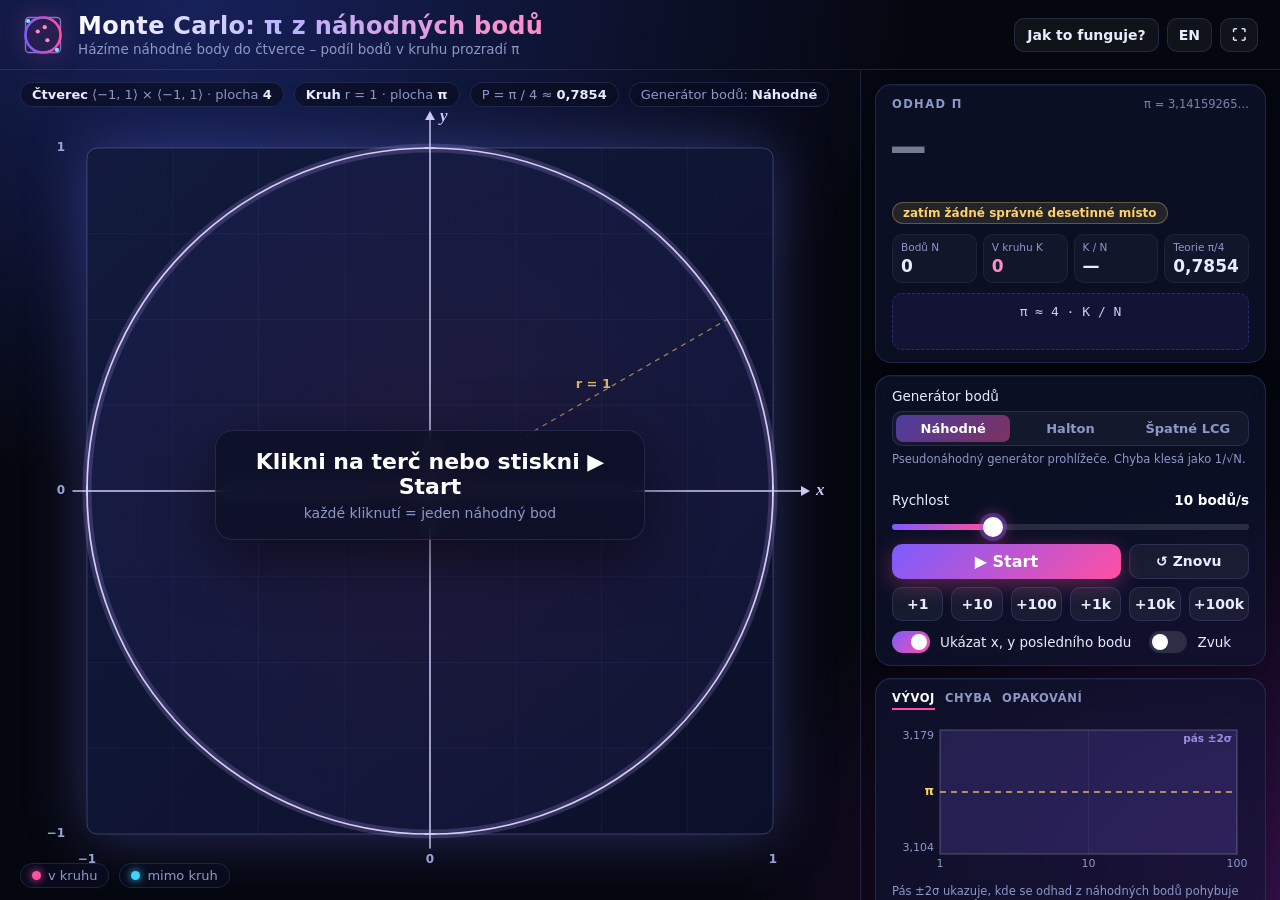
<file: monte-carlo/index.html>
<!DOCTYPE html>
<html lang="cs" translate="no">
<head>
<meta charset="utf-8">
<meta name="google" content="notranslate">
<meta name="viewport" content="width=device-width, initial-scale=1">
<title>Monte Carlo π</title>
<style>
  :root {
    --bg0: #05070f;
    --panel: rgba(16, 22, 50, 0.62);
    --border: rgba(140, 160, 255, 0.16);
    --text: #e8ecff;
    --muted: #8e98c7;
    --hit: #ff4fa3;
    --miss: #40d2ff;
    --gold: #ffd166;
    --violet: #7b5cff;
  }
  * { box-sizing: border-box; margin: 0; padding: 0; }
  html, body { height: 100%; overflow: hidden; }
  body {
    color: var(--text);
    font-family: "Inter", "Segoe UI", system-ui, -apple-system, Roboto, "Helvetica Neue", Arial, sans-serif;
    background:
      radial-gradient(1200px 800px at 15% 0%, #17215a 0%, transparent 60%),
      radial-gradient(900px 700px at 100% 100%, #34104a 0%, transparent 60%),
      var(--bg0);
  }
  #app { display: grid; grid-template-rows: auto 1fr; height: 100vh; }

  /* ---------- header ---------- */
  header { display: flex; align-items: center; gap: 14px; padding: 12px 22px; border-bottom: 1px solid var(--border); }
  .logo { width: 42px; height: 42px; flex: none; filter: drop-shadow(0 0 10px rgba(255, 79, 163, .5)); }
  .brand h1 {
    font-size: 24px; font-weight: 800; letter-spacing: .3px;
    background: linear-gradient(90deg, #ffffff, #b9b3ff 45%, #ff8cc6);
    -webkit-background-clip: text; background-clip: text; color: transparent;
  }
  .brand p { color: var(--muted); font-size: 13.5px; margin-top: 1px; }
  .hdr-actions { margin-left: auto; display: flex; gap: 8px; }

  /* ---------- layout ---------- */
  main { display: grid; grid-template-columns: 1fr 420px; min-height: 0; }
  #stage { position: relative; min-width: 0; min-height: 0; overflow: hidden; }
  #board { position: absolute; inset: 0; width: 100%; height: 100%; cursor: crosshair; }
  aside {
    overflow-y: auto; padding: 14px; display: flex; flex-direction: column; gap: 12px;
    border-left: 1px solid var(--border);
    scrollbar-width: thin; scrollbar-color: rgba(140,160,255,.25) transparent;
  }

  .overlay { position: absolute; pointer-events: none; font-size: 13px; color: var(--muted); }
  #boardInfo { top: 12px; left: 20px; right: 20px; display: flex; gap: 10px; flex-wrap: wrap; }
  .chip {
    background: rgba(10, 14, 34, .7); border: 1px solid var(--border); border-radius: 999px;
    padding: 4px 11px; backdrop-filter: blur(6px); white-space: nowrap;
  }
  .chip b { color: var(--text); font-weight: 600; }
  #legend { bottom: 12px; left: 20px; display: flex; gap: 10px; }
  .dot { display: inline-block; width: 9px; height: 9px; border-radius: 50%; vertical-align: middle; margin: -2px 7px 0 0; }
  .dot.hit { background: var(--hit); box-shadow: 0 0 8px var(--hit); }
  .dot.miss { background: var(--miss); box-shadow: 0 0 8px var(--miss); }
  #hint {
    left: 50%; top: 50%; transform: translate(-50%, -50%);
    font-size: 22px; font-weight: 600; color: #fff; text-align: center;
    padding: 18px 28px; border-radius: 18px;
    background: rgba(10, 14, 34, .72); border: 1px solid var(--border);
    backdrop-filter: blur(8px); box-shadow: 0 20px 60px rgba(0,0,0,.5);
    animation: pulse 2.4s ease-in-out infinite;
  }
  #hint small { display: block; font-size: 14px; font-weight: 400; color: var(--muted); margin-top: 6px; }
  #hint.hidden { display: none; }
  @keyframes pulse { 0%,100% { box-shadow: 0 0 0 rgba(255,79,163,0), 0 20px 60px rgba(0,0,0,.5); }
                     50% { box-shadow: 0 0 40px rgba(255,79,163,.35), 0 20px 60px rgba(0,0,0,.5); } }

  /* ---------- cards ---------- */
  .card {
    background: var(--panel); border: 1px solid var(--border); border-radius: 16px;
    padding: 12px 16px; backdrop-filter: blur(10px);
    box-shadow: 0 10px 30px rgba(0,0,0,.35), inset 0 1px 0 rgba(255,255,255,.04);
  }
  .card h3 {
    font-size: 11.5px; text-transform: uppercase; letter-spacing: 1.4px; color: var(--muted);
    font-weight: 700; margin-bottom: 8px; display: flex; justify-content: space-between; align-items: center; gap: 8px;
  }
  .card h3 > span { white-space: nowrap; }
  .card h3 span:last-child { text-transform: none; letter-spacing: 0; font-weight: 500; opacity: .85; }

  .pi-value {
    font-family: ui-monospace, "SF Mono", "Cascadia Mono", "Roboto Mono", Consolas, monospace;
    font-size: 54px; font-weight: 700; line-height: 1.05; letter-spacing: 1px;
    font-variant-numeric: tabular-nums; white-space: nowrap;
  }
  .pi-value .ok { color: var(--gold); text-shadow: 0 0 22px rgba(255, 209, 102, .65); }
  .pi-value .no { color: #dfe4ff; opacity: .5; }
  /* always two fixed lines (error, then badge) so the panel never jumps as the texts change length */
  .pi-sub { display: flex; flex-direction: column; align-items: flex-start; gap: 5px; color: var(--muted); font-size: 13px; margin-top: 4px; }
  #piErr { min-height: 1.3em; line-height: 1.3; white-space: nowrap; }
  .badge {
    display: inline-block; font-size: 12px; font-weight: 600; color: var(--gold); white-space: nowrap;
    background: rgba(255, 209, 102, .1); border: 1px solid rgba(255, 209, 102, .3);
    padding: 3px 10px; border-radius: 999px; transition: transform .25s;
  }
  .badge.pop { transform: scale(1.12); }
  .stats { display: grid; grid-template-columns: repeat(4, 1fr); gap: 6px; margin-top: 10px; }
  .stat { background: rgba(255,255,255,.03); border: 1px solid rgba(255,255,255,.05); border-radius: 10px; padding: 6px 8px; min-width: 0; }
  .stat .k { display: block; font-size: 10.5px; color: var(--muted); line-height: 1.25; }
  .stat .v { display: block; font-size: 17px; font-weight: 700; font-variant-numeric: tabular-nums; margin-top: 2px; }
  .stat .v.hit { color: #ff8cc6; }
  .formula {
    margin-top: 10px; font-family: ui-monospace, "SF Mono", Consolas, monospace; font-size: 13px;
    color: #c9cff5; text-align: center; padding: 8px; border-radius: 10px; background: rgba(123, 92, 255, .08);
    border: 1px dashed rgba(123, 92, 255, .3); line-height: 1.5; white-space: nowrap; overflow: hidden;
  }

  /* ---------- controls ---------- */
  .ctrl { margin-bottom: 10px; }
  .ctrl-top { display: flex; justify-content: space-between; align-items: baseline; font-size: 13.5px; margin-bottom: 7px; }
  .ctrl-top .val { font-weight: 700; font-variant-numeric: tabular-nums; color: #fff; }
  .note { font-size: 11.5px; color: var(--muted); margin: -4px 0 10px; min-height: 2.6em; line-height: 1.3; }

  input[type=range] {
    -webkit-appearance: none; appearance: none; width: 100%; height: 6px; border-radius: 6px; outline: none; cursor: pointer;
    background: linear-gradient(90deg, var(--violet), var(--hit) var(--fill, 50%), rgba(255,255,255,.12) var(--fill, 50%));
  }
  input[type=range]::-webkit-slider-thumb {
    -webkit-appearance: none; width: 20px; height: 20px; border-radius: 50%; background: #fff; border: none;
    box-shadow: 0 0 0 4px rgba(123, 92, 255, .35), 0 0 16px rgba(255, 79, 163, .7);
  }
  input[type=range]::-moz-range-thumb {
    width: 20px; height: 20px; border-radius: 50%; background: #fff; border: none;
    box-shadow: 0 0 0 4px rgba(123, 92, 255, .35), 0 0 16px rgba(255, 79, 163, .7);
  }

  .seg { display: flex; background: rgba(255,255,255,.04); border: 1px solid var(--border); border-radius: 10px; padding: 3px; gap: 3px; }
  .seg button {
    flex: 1; border: none; background: transparent; color: var(--muted); font: inherit; font-size: 13px; font-weight: 600;
    padding: 6px 4px; border-radius: 7px; cursor: pointer; transition: .15s;
  }
  .seg button.on { background: linear-gradient(135deg, rgba(123,92,255,.55), rgba(255,79,163,.45)); color: #fff; }

  .btn {
    appearance: none; border: 1px solid var(--border); background: rgba(255,255,255,.05); color: var(--text);
    border-radius: 10px; padding: 8px 12px; font: inherit; font-size: 14px; font-weight: 600; cursor: pointer;
    transition: background .15s, border-color .15s, transform .08s;
  }
  .btn:hover { background: rgba(255,255,255,.1); border-color: rgba(160,170,255,.45); }
  .btn:active { transform: scale(.97); }
  .btn.primary {
    background: linear-gradient(135deg, var(--violet), var(--hit)); border: none; color: #fff;
    box-shadow: 0 6px 22px rgba(255, 79, 163, .35);
  }
  .btn.primary:hover { filter: brightness(1.1); }
  .btn.icon { padding: 8px 11px; }
  .row { display: flex; gap: 8px; }
  .row .btn { flex: 1; padding-left: 4px; padding-right: 4px; }
  .row + .row { margin-top: 8px; }
  #btnPlay { flex: 2; font-size: 16px; }

  .switches { display: flex; gap: 18px; flex-wrap: wrap; }
  .switch { display: flex; align-items: center; gap: 10px; font-size: 13.5px; cursor: pointer; margin-top: 10px; user-select: none; }
  .switch input { display: none; }
  .switch .track { width: 38px; height: 22px; border-radius: 22px; background: rgba(255,255,255,.12); position: relative; transition: .2s; flex: none; }
  .switch .track::after { content: ""; position: absolute; top: 3px; left: 3px; width: 16px; height: 16px; border-radius: 50%; background: #fff; transition: .2s; }
  .switch input:checked + .track { background: linear-gradient(135deg, var(--violet), var(--hit)); }
  .switch input:checked + .track::after { left: 19px; }

  .tab {
    background: none; border: none; border-bottom: 2px solid transparent; font: inherit; color: var(--muted);
    text-transform: uppercase; letter-spacing: 1.4px; font-weight: 700; font-size: 11.5px;
    padding: 0 0 3px; margin-right: 10px; cursor: pointer; letter-spacing: .6px; white-space: nowrap;
  }
  .tab.on { color: #fff; border-bottom-color: var(--hit); }
  .histbtns { display: flex; gap: 4px; align-items: center; white-space: nowrap; }
  .histbtns button {
    border: 1px solid var(--border); background: rgba(255,255,255,.05); color: var(--text); border-radius: 999px;
    font: inherit; font-size: 11px; font-weight: 700; padding: 2px 8px; cursor: pointer;
  }
  /* only on the Repeats tab; hidden (not removed) so the header keeps its height */
  .histbtns.off { visibility: hidden; }
  .histbtns button:hover { border-color: rgba(255,79,163,.6); background: rgba(255,79,163,.15); }
  .chart { width: 100%; height: 200px; display: block; }
  @media (max-height: 950px) { .chart { height: 160px; } }
  .chart-note { font-size: 11.5px; color: var(--muted); margin-top: 6px; min-height: 2.6em; line-height: 1.3; }
  .kbd { font-size: 11.5px; color: var(--muted); text-align: center; line-height: 1.7; }
  kbd {
    font-family: inherit; font-size: 11px; padding: 1px 6px; border-radius: 5px;
    border: 1px solid var(--border); background: rgba(255,255,255,.05); color: #cdd3f5;
  }

  /* ---------- theory modal ---------- */
  #modal {
    position: fixed; inset: 0; display: none; align-items: center; justify-content: center; padding: 20px;
    background: rgba(3, 5, 14, .7); backdrop-filter: blur(8px); z-index: 10;
  }
  #modal.open { display: flex; }
  #modal .card { max-width: 760px; width: 100%; max-height: 90vh; overflow-y: auto; padding: 26px 30px; position: relative; background: rgba(16, 22, 50, .95); }
  #modal h2 { font-size: 24px; margin-bottom: 12px; }
  #modal h4 { font-size: 15px; margin: 18px 0 6px; color: #b9b3ff; }
  #modal p, #modal li { font-size: 15px; line-height: 1.6; color: #d4d9f5; }
  #modal ul { padding-left: 20px; }
  #modal li + li { margin-top: 6px; }
  #modal .eq {
    font-family: ui-monospace, "SF Mono", Consolas, monospace; font-size: 16px; text-align: center; margin: 12px 0;
    padding: 12px; border-radius: 12px; background: rgba(123, 92, 255, .1); border: 1px solid rgba(123, 92, 255, .3); color: #fff;
  }
  #modal .close { position: absolute; top: 14px; right: 14px; }

  @media (max-width: 1000px) {
    html, body { overflow: auto; }
    #app { height: auto; }
    main { grid-template-columns: 1fr; }
    #stage { height: 70vh; }
    aside { border-left: none; overflow: visible; }
    .brand p { display: none; }
  }
</style>
</head>
<body>
<div id="app">
  <header>
    <svg class="logo" viewBox="0 0 48 48" aria-hidden="true">
      <defs><linearGradient id="lg" x1="0" x2="1"><stop offset="0" stop-color="#7b5cff"/><stop offset="1" stop-color="#ff4fa3"/></linearGradient></defs>
      <rect x="4" y="4" width="40" height="40" rx="4" fill="none" stroke="#a99cff" stroke-width="1.5" opacity=".7"/>
      <circle cx="24" cy="24" r="20" fill="none" stroke="url(#lg)" stroke-width="3"/>
      <circle cx="18" cy="20" r="2.4" fill="#ff8cc6"/><circle cx="29" cy="30" r="2.4" fill="#ff8cc6"/>
      <circle cx="26" cy="15" r="2.4" fill="#ff8cc6"/><circle cx="40" cy="41" r="2.4" fill="#7fe3ff"/>
      <circle cx="7" cy="8" r="2.4" fill="#7fe3ff"/>
    </svg>
    <div class="brand">
      <h1 data-i18n="title"></h1>
      <p data-i18n="subtitle"></p>
    </div>
    <div class="hdr-actions">
      <button class="btn" id="btnTheory" data-i18n="theoryBtn"></button>
      <button class="btn icon" id="btnLang" title="Language / Jazyk"></button>
      <button class="btn icon" id="btnFull" data-i18n-title="fullscreen">⛶</button>
    </div>
  </header>

  <main>
    <section id="stage">
      <canvas id="board"></canvas>
      <div class="overlay" id="boardInfo"></div>
      <div class="overlay" id="legend">
        <span class="chip"><span class="dot hit"></span><span data-i18n="legendHit"></span></span>
        <span class="chip"><span class="dot miss"></span><span data-i18n="legendMiss"></span></span>
      </div>
      <div class="overlay" id="hint"><span data-i18n="hint"></span><small data-i18n="hintSmall"></small></div>
    </section>

    <aside>
      <div class="card">
        <h3><span data-i18n="estimate"></span><span id="piTrue">π = 3.14159265…</span></h3>
        <div class="pi-value" id="piValue">—</div>
        <div class="pi-sub"><span id="piErr"></span><span class="badge" id="badge"></span></div>
        <div class="stats">
          <div class="stat"><span class="k" data-i18n="points"></span><span class="v" id="stN">0</span></div>
          <div class="stat"><span class="k" data-i18n="inside"></span><span class="v hit" id="stK">0</span></div>
          <div class="stat"><span class="k">K / N</span><span class="v" id="stP">—</span></div>
          <div class="stat"><span class="k" data-i18n="theory"></span><span class="v" id="stPT">—</span></div>
        </div>
        <div class="formula" id="formula"></div>
      </div>

      <div class="card">
        <div class="ctrl">
          <div class="ctrl-top"><span data-i18n="generator"></span></div>
          <div class="seg" id="genSeg">
            <button data-gen="random" data-i18n="genRandom"></button>
            <button data-gen="halton" data-i18n="genHalton"></button>
            <button data-gen="lcg" data-i18n="genLcg"></button>
          </div>
        </div>
        <div class="note" id="genNote"></div>
        <div class="ctrl">
          <div class="ctrl-top"><span data-i18n="speed"></span><span class="val" id="rVal"></span></div>
          <input type="range" id="rSlider" min="0" max="1000" step="1">
        </div>
        <div class="row">
          <button class="btn primary" id="btnPlay"></button>
          <button class="btn" id="btnReset" data-i18n="reset"></button>
        </div>
        <div class="row">
          <button class="btn" data-drop="1">+1</button>
          <button class="btn" data-drop="10">+10</button>
          <button class="btn" data-drop="100">+100</button>
          <button class="btn" data-drop="1000">+1k</button>
          <button class="btn" data-drop="10000">+10k</button>
          <button class="btn" data-drop="100000">+100k</button>
        </div>
        <div class="switches">
          <label class="switch"><input type="checkbox" id="measureChk" checked><span class="track"></span><span data-i18n="showMeasure"></span></label>
          <label class="switch"><input type="checkbox" id="soundChk"><span class="track"></span><span data-i18n="sound"></span></label>
        </div>
      </div>

      <div class="card">
        <h3>
          <span><button class="tab on" data-tab="conv" data-i18n="tabConv"></button><button class="tab" data-tab="err" data-i18n="tabErr"></button><button class="tab" data-tab="hist" data-i18n="tabHist"></button></span>
          <span class="histbtns off"><span>500×</span><button data-hist="100">100</button><button data-hist="1000">1k</button><button data-hist="10000">10k</button></span>
        </h3>
        <canvas class="chart" id="chart"></canvas>
        <div class="chart-note" id="chartNote"></div>
      </div>

      <div class="kbd" data-i18n-html="keys"></div>
    </aside>
  </main>
</div>

<div id="modal">
  <div class="card">
    <button class="btn icon close" id="btnClose">✕</button>
    <div id="theoryBody"></div>
  </div>
</div>

<script>
(() => {
'use strict';

// Language shown on start ('cs' or 'en'); visitors can switch with the button or L key.
const DEFAULT_LANG = 'cs';
const PI = Math.PI;
const PI_DIGITS = '3.14159265358979';
const P_IN = PI / 4;                 // probability that a uniform point in the square lands in the circle
const $ = id => document.getElementById(id);

/* ======================================================================
   Texts
   ====================================================================== */
const I18N = {
  cs: {
    title: 'Monte Carlo: π z náhodných bodů',
    subtitle: 'Házíme náhodné body do čtverce – podíl bodů v kruhu prozradí π',
    theoryBtn: 'Jak to funguje?',
    fullscreen: 'Celá obrazovka (F)',
    legendHit: 'v kruhu',
    legendMiss: 'mimo kruh',
    hint: 'Klikni na terč nebo stiskni ▶ Start',
    hintSmall: 'každé kliknutí = jeden náhodný bod',
    estimate: 'Odhad π',
    points: 'Bodů N',
    inside: 'V kruhu K',
    theory: 'Teorie π/4',
    generator: 'Generátor bodů',
    genRandom: 'Náhodné', genHalton: 'Halton', genLcg: 'Špatné LCG',
    genNotes: {
      random: 'Pseudonáhodný generátor prohlížeče. Chyba klesá jako 1/√N.',
      halton: 'Kvazináhodná posloupnost: body vyplňují čtverec rovnoměrně. Chyba klesá zhruba jako N^(−3/4) – výrazně rychleji než 1/√N.',
      lcg: 'xₙ₊₁ = (5·xₙ + 1) mod 2048. Perioda jen 2048 – body leží na přímkách a odhad uvízne na 3,207.',
    },
    speed: 'Rychlost',
    perSec: n => n === 1 ? 'bod/s' : n >= 2 && n <= 4 ? 'body/s' : 'bodů/s',
    start: '▶ Start', pause: '❚❚ Pauza', reset: '↺ Znovu',
    showMeasure: 'Ukázat x, y posledního bodu',
    sound: 'Zvuk',
    tabConv: 'Vývoj', tabErr: 'Chyba', tabHist: 'Opakování',
    band: 'pás ±2σ',
    notes: {
      conv: 'Pás ±2σ ukazuje, kde se odhad z náhodných bodů pohybuje v 95 % případů. Zkus i Halton a špatné LCG.',
      err: 'Chyba |π̂ − π| v log–log měřítku. Náhodné body: ~1/√N (sklon −½). Halton: ~N^(−3/4), tedy výrazně rychleji.',
      hist: '500 nezávislých pokusů po N bodech. Víc bodů → užší zvon. Čárkovaně teorie, v závorce σ pro náhodné body.',
    },
    histEmpty: 'Zvol N vpravo nahoře ↗',
    insideV: 'v kruhu ✓', outsideV: 'mimo kruh ✗',
    err: 'odchylka',
    digits: n => n <= 0 ? 'zatím žádné správné desetinné místo' :
                 n === 1 ? '1 správné desetinné místo' :
                 n < 5 ? `${n} správná desetinná místa` : `${n} správných desetinných míst`,
    square: 'Čtverec', circle: 'Kruh', area: 'plocha',
    keys: '<kbd>Mezerník</kbd> start/pauza · <kbd>N</kbd> jeden bod · <kbd>R</kbd> znovu · <kbd>G</kbd> generátor · <kbd>F</kbd> celá obrazovka · <kbd>L</kbd> jazyk · <kbd>S</kbd> zvuk',
    theoryHtml: `
      <h2>Metoda Monte Carlo</h2>
      <p>Házíme náhodné body do čtverce ⟨−1, 1⟩ × ⟨−1, 1⟩, do kterého je vepsaný kruh o poloměru 1.
      Body padají rovnoměrně, takže pravděpodobnost, že bod padne do kruhu, je rovna poměru ploch:</p>
      <div class="eq">P = plocha kruhu / plocha čtverce = π·1² / 2² = π / 4</div>
      <p>Bod (x, y) leží v kruhu právě tehdy, když <b>x² + y² ≤ 1</b> – to je Pythagorova věta pro vzdálenost od středu.
      Hodíme-li <i>N</i> bodů a <i>K</i> z nich padne do kruhu, je K/N ≈ π/4, a tedy</p>
      <div class="eq">π ≈ 4 · K / N</div>
      <h4>Proč „Monte Carlo“?</h4>
      <p>Metodu rozpracovali Stanisław Ulam a John von Neumann kolem roku 1946 při výpočtech pro projekt Manhattan
      a pojmenovali ji podle kasina v Monaku, kde také vládne náhoda. Ulama k ní prý přivedlo, když se snažil
      spočítat šanci, že mu vyjde pasiáns. Dnes se používá ve fyzice, financích, počítačové grafice (ray tracing) i v umělé inteligenci.</p>
      <h4>Jak přesné to je?</h4>
      <p>Směrodatná odchylka odhadu je 4·√(p(1−p)/N) ≈ 1,64/√N, kde p = π/4. Na každou další správnou číslici
      tedy potřebujeme zhruba 100× víc bodů. Pro srovnání: Buffonova jehla s l = t má ≈ 2,37/√N, takže body ve čtverci jsou o něco přesnější.
      A hlavně: chyba ~1/√N nezávisí na počtu rozměrů. Proto Monte Carlo vítězí u integrálů ve stovkách dimenzí,
      kde by klasické metody potřebovaly astronomický počet výpočtů.</p>
      <h4>Generátory bodů</h4>
      <ul>
        <li><b>Náhodné</b> – pseudonáhodný generátor prohlížeče (Math.random). Počítač neumí skutečnou náhodu,
        ale dobrý generátor se od ní nedá rozeznat.</li>
        <li><b>Halton</b> – kvazináhodná posloupnost (van der Corputova čísla v bázích 2 a 3). Body nejsou náhodné,
        ale vyplňují čtverec co nejrovnoměrněji. Chyba tu klesá zhruba jako N<sup>−3/4</sup> místo N<sup>−1/2</sup> – to je metoda <i>kvazi-Monte Carlo</i>.
        U hladkých funkcí je to dokonce skoro 1/N; ostrá hranice kruhu to trochu brzdí.
        (Posloupnost je náhodně posunutá, aby byl každý pokus jiný.)</li>
        <li><b>Špatné LCG</b> – lineární kongruenční generátor x<sub>n+1</sub> = (5·x<sub>n</sub> + 1) mod 2048.
        Má periodu jen 2048 čísel a dvojice (x, y) leží na pěti přímkách. Odhad uvízne na 3,207 a lepší už nebude,
        ať hodíme bodů kolik chceme. Takové chyby se v historii opravdu staly: slavný generátor RANDU od IBM
        (60. léta) vyráběl trojice čísel ležící jen v 15 rovinách.</li>
      </ul>`
  },
  en: {
    title: 'Monte Carlo: π from random points',
    subtitle: 'Throw random points into a square – the share landing in the circle reveals π',
    theoryBtn: 'How does it work?',
    fullscreen: 'Fullscreen (F)',
    legendHit: 'inside the circle',
    legendMiss: 'outside',
    hint: 'Click the target or press ▶ Start',
    hintSmall: 'every click = one random point',
    estimate: 'Estimate of π',
    points: 'Points N',
    inside: 'Inside K',
    theory: 'Theory π/4',
    generator: 'Point generator',
    genRandom: 'Random', genHalton: 'Halton', genLcg: 'Bad LCG',
    genNotes: {
      random: "The browser's pseudo-random generator. The error shrinks like 1/√N.",
      halton: 'Quasi-random sequence: points fill the square evenly. The error shrinks roughly like N^(−3/4) – much faster than 1/√N.',
      lcg: 'xₙ₊₁ = (5·xₙ + 1) mod 2048. Period of only 2048 – points lie on lines and the estimate gets stuck at 3.207.',
    },
    speed: 'Speed',
    perSec: n => n === 1 ? 'point/s' : 'points/s',
    start: '▶ Start', pause: '❚❚ Pause', reset: '↺ Reset',
    showMeasure: 'Show x, y of the last point',
    sound: 'Sound',
    tabConv: 'Estimate', tabErr: 'Error', tabHist: 'Repeats',
    band: 'band ±2σ',
    notes: {
      conv: 'The ±2σ band shows where the estimate from random points stays 95 % of the time. Try Halton and the bad LCG too.',
      err: 'Error |π̂ − π| on a log–log scale. Random points: ~1/√N (slope −½). Halton: ~N^(−3/4), i.e. much faster.',
      hist: '500 independent experiments of N points. More points → narrower bell. Dashed: theory, σ for random points in brackets.',
    },
    histEmpty: 'Pick N at the top right ↗',
    insideV: 'inside ✓', outsideV: 'outside ✗',
    err: 'error',
    digits: n => n <= 0 ? 'no correct decimal places yet' :
                 n === 1 ? '1 correct decimal place' : `${n} correct decimal places`,
    square: 'Square', circle: 'Circle', area: 'area',
    keys: '<kbd>Space</kbd> start/pause · <kbd>N</kbd> one point · <kbd>R</kbd> reset · <kbd>G</kbd> generator · <kbd>F</kbd> fullscreen · <kbd>L</kbd> language · <kbd>S</kbd> sound',
    theoryHtml: `
      <h2>The Monte Carlo method</h2>
      <p>We throw random points into the square [−1, 1] × [−1, 1], which contains an inscribed circle of radius 1.
      The points are uniform, so the probability that a point lands in the circle equals the ratio of the areas:</p>
      <div class="eq">P = circle area / square area = π·1² / 2² = π / 4</div>
      <p>A point (x, y) is inside the circle exactly when <b>x² + y² ≤ 1</b> – Pythagoras' theorem for the distance from the centre.
      Throw <i>N</i> points, count the <i>K</i> inside; then K/N ≈ π/4 and therefore</p>
      <div class="eq">π ≈ 4 · K / N</div>
      <h4>Why "Monte Carlo"?</h4>
      <p>Stanisław Ulam and John von Neumann developed the method around 1946 for calculations in the Manhattan Project
      and named it after the casino in Monaco, where chance rules too. Ulam reportedly got the idea while trying to work out
      the odds of winning a game of solitaire. Today it is used in physics, finance, computer graphics (ray tracing) and AI.</p>
      <h4>How accurate is it?</h4>
      <p>The standard deviation of the estimate is 4·√(p(1−p)/N) ≈ 1.64/√N with p = π/4, so every extra correct digit
      needs about 100× more points. For comparison, Buffon's needle with l = t gives ≈ 2.37/√N, so points in a square are a bit more accurate.
      Crucially, the ~1/√N error does not depend on the number of dimensions. That is why Monte Carlo wins for integrals
      in hundreds of dimensions, where classical methods would need an astronomical number of evaluations.</p>
      <h4>Point generators</h4>
      <ul>
        <li><b>Random</b> – the browser's pseudo-random generator (Math.random). Computers can't produce true randomness,
        but a good generator is indistinguishable from it.</li>
        <li><b>Halton</b> – a quasi-random sequence (van der Corput numbers in bases 2 and 3). The points aren't random,
        they fill the square as evenly as possible. The error falls roughly like N<sup>−3/4</sup> instead of N<sup>−1/2</sup> – this is <i>quasi-Monte Carlo</i>.
        For smooth functions it is almost 1/N; the sharp edge of the circle slows it down a little.
        (The sequence is randomly shifted so every run is different.)</li>
        <li><b>Bad LCG</b> – the linear congruential generator x<sub>n+1</sub> = (5·x<sub>n</sub> + 1) mod 2048.
        Its period is only 2048 numbers and the (x, y) pairs lie on five lines. The estimate gets stuck at 3.207 and never
        improves, no matter how many points we throw. Such failures really happened: IBM's infamous RANDU generator (1960s)
        produced triples of numbers lying in just 15 planes.</li>
      </ul>`
  }
};
let T = I18N[DEFAULT_LANG];

/* ======================================================================
   Point generators – each returns a function producing [x, y] in [−1, 1]²
   ====================================================================== */
function halton(i, b) {
  let f = 1, r = 0;
  while (i > 0) { f /= b; r += f * (i % b); i = Math.floor(i / b); }
  return r;
}
const frac = v => v - Math.floor(v);

function makeGen(kind) {
  if (kind === 'halton') {
    // Cranley–Patterson rotation: a random shift keeps the even spread but makes each run different.
    let i = 0;
    const u = Math.random(), v = Math.random();
    return () => { i++; return [frac(halton(i, 2) + u) * 2 - 1, frac(halton(i, 3) + v) * 2 - 1]; };
  }
  if (kind === 'lcg') {
    // A deliberately bad generator: tiny modulus, small multiplier.
    const m = 2048, a = 5;
    let s = Math.floor(Math.random() * m);
    return () => {
      s = (a * s + 1) % m; const x = s / m;
      s = (a * s + 1) % m; const y = s / m;
      return [x * 2 - 1, y * 2 - 1];
    };
  }
  return () => [Math.random() * 2 - 1, Math.random() * 2 - 1];
}

/* ======================================================================
   State
   ====================================================================== */
const HIT  = { rgb: '255,79,163' };
const MISS = { rgb: '64,210,255' };
const RING_MAX = 150000;             // settled points kept for redrawing after a resize

const S = {
  lang: DEFAULT_LANG,
  gen: 'random', next: null,
  N: 0, K: 0,
  running: false, rate: 10, spawnAcc: 0,
  pending: 0,                        // points queued by the big +N buttons, dropped over several frames
  history: [], lastHistN: 0,
  flying: [], effects: [], pulse: 0,
  last: null, lastT: 0, showMeasure: true,
  bestDigits: 0,
  statsDirty: true, lastStats: 0,
};
const ring = {
  x: new Float32Array(RING_MAX), y: new Float32Array(RING_MAX), r: new Float32Array(RING_MAX),
  a: new Float32Array(RING_MAX), inside: new Uint8Array(RING_MAX), start: 0, len: 0,
};
const G = { dpr: 1, cw: 1, ch: 1, size: 1, ox: 0, oy: 0 };   // stage geometry in device pixels

const stage = $('stage'), cv = $('board'), ctx = cv.getContext('2d');
const mk = () => { const c = document.createElement('canvas'); return [c, c.getContext('2d')]; };
const [bg, bgx] = mk();              // board, circle, axes
const [acc, accx] = mk();            // settled points
const chCv = $('chart'), chx = chCv.getContext('2d');

/* ======================================================================
   Helpers
   ====================================================================== */
const clamp = (v, a, b) => Math.max(a, Math.min(b, v));
const locale = () => S.lang === 'cs' ? 'cs-CZ' : 'en-US';
const dec = (v, d) => v.toLocaleString(locale(), { minimumFractionDigits: d, maximumFractionDigits: d });
const int = v => v.toLocaleString(locale());
const sep = () => S.lang === 'cs' ? ',' : '.';
const estimate = () => S.N ? 4 * S.K / S.N : NaN;
const sigmaFor = N => 4 * Math.sqrt(P_IN * (1 - P_IN) / N);
const font = (px, w = 600) => `${w} ${px * G.dpr}px "Inter", "Segoe UI", system-ui, -apple-system, sans-serif`;
const X = x => G.ox + (x + 1) / 2 * G.size;
const Y = y => G.oy + (1 - y) / 2 * G.size;

function rr(c, x, y, w, h, r) {
  c.beginPath();
  c.moveTo(x + r, y); c.arcTo(x + w, y, x + w, y + h, r); c.arcTo(x + w, y + h, x, y + h, r);
  c.arcTo(x, y + h, x, y, r); c.arcTo(x, y, x + w, y, r); c.closePath();
}

function pill(c, text, x, y, color, align = 'center') {
  const d = G.dpr;
  c.font = font(12.5);
  const w = c.measureText(text).width + 14 * d, h = 22 * d;
  let bx = align === 'left' ? x : align === 'right' ? x - w : x - w / 2;
  bx = clamp(bx, 4 * d, G.cw - w - 4 * d);
  const by = clamp(y - h / 2, 4 * d, G.ch - h - 4 * d);
  c.fillStyle = 'rgba(6, 9, 24, 0.85)';
  rr(c, bx, by, w, h, 7 * d); c.fill();
  c.strokeStyle = color; c.globalAlpha *= 0.6; c.lineWidth = 1 * d; c.stroke(); c.globalAlpha /= 0.6;
  c.fillStyle = color; c.textAlign = 'left'; c.textBaseline = 'middle';
  c.fillText(text, bx + 7 * d, by + h / 2 + 0.5 * d);
}

/* ======================================================================
   Board
   ====================================================================== */
function layoutStage() {
  const r = stage.getBoundingClientRect();
  G.dpr = Math.min(window.devicePixelRatio || 1, 2);
  G.cw = Math.max(1, Math.round(r.width * G.dpr));
  G.ch = Math.max(1, Math.round(r.height * G.dpr));
  for (const c of [cv, bg, acc]) { c.width = G.cw; c.height = G.ch; }
  accClipped = false;                // resizing a canvas resets its state
  const d = G.dpr, mx = 64 * d, mt = 78 * d, mb = 66 * d;
  G.size = Math.max(10, Math.min(G.cw - 2 * mx, G.ch - mt - mb));
  G.ox = (G.cw - G.size) / 2;
  G.oy = mt + (G.ch - mt - mb - G.size) / 2;
  drawBoardBg();
  redrawAccum();
}

function drawBoardBg() {
  const c = bgx, d = G.dpr, s = G.size, x0 = G.ox, y0 = G.oy, r = 10 * d;
  c.clearRect(0, 0, G.cw, G.ch);

  c.save();
  c.shadowColor = 'rgba(110, 120, 255, 0.35)'; c.shadowBlur = 60 * d;
  const g = c.createLinearGradient(x0, y0, x0 + s, y0 + s);
  g.addColorStop(0, '#121a3d'); g.addColorStop(1, '#0b1029');
  c.fillStyle = g; rr(c, x0, y0, s, s, r); c.fill();
  c.restore();

  c.save();
  rr(c, x0, y0, s, s, r); c.clip();
  // inside of the circle, softly lit
  const cg = c.createRadialGradient(X(0), Y(0), 0, X(0), Y(0), s / 2);
  cg.addColorStop(0, 'rgba(255, 79, 163, 0.07)'); cg.addColorStop(1, 'rgba(123, 92, 255, 0.05)');
  c.fillStyle = cg; c.beginPath(); c.arc(X(0), Y(0), s / 2, 0, 2 * PI); c.fill();
  // grid every 0.25
  c.strokeStyle = 'rgba(150, 170, 255, 0.06)'; c.lineWidth = 1 * d;
  c.beginPath();
  for (let v = -0.75; v < 1; v += 0.25) { c.moveTo(X(v), y0); c.lineTo(X(v), y0 + s); c.moveTo(x0, Y(v)); c.lineTo(x0 + s, Y(v)); }
  c.stroke();
  // axes
  c.strokeStyle = 'rgba(170, 185, 255, 0.25)';
  c.beginPath(); c.moveTo(X(-1), Y(0)); c.lineTo(X(1), Y(0)); c.moveTo(X(0), Y(-1)); c.lineTo(X(0), Y(1)); c.stroke();
  // grain
  const grains = Math.min(12000, (s * s) / (700 * d * d));
  for (let i = 0; i < grains; i++) {
    c.fillStyle = `rgba(200, 210, 255, ${Math.random() * 0.05})`;
    c.fillRect(x0 + Math.random() * s, y0 + Math.random() * s, d, d);
  }
  // radius marker (visible until the points cover it)
  const ang = PI / 6;
  c.setLineDash([5 * d, 5 * d]); c.strokeStyle = 'rgba(255, 209, 102, 0.6)'; c.lineWidth = 1.4 * d;
  c.beginPath(); c.moveTo(X(0), Y(0)); c.lineTo(X(Math.cos(ang)), Y(Math.sin(ang))); c.stroke(); c.setLineDash([]);
  c.font = font(13, 700); c.fillStyle = 'rgba(255, 209, 102, 0.85)'; c.textAlign = 'center'; c.textBaseline = 'bottom';
  c.fillText('r = 1', X(Math.cos(ang) * 0.55), Y(Math.sin(ang) * 0.55) - 6 * d);
  c.restore();

  c.strokeStyle = 'rgba(160, 170, 255, 0.28)'; c.lineWidth = 1 * d;
  rr(c, x0, y0, s, s, r); c.stroke();

  // the circle
  c.beginPath(); c.arc(X(0), Y(0), s / 2, 0, 2 * PI);
  c.strokeStyle = 'rgba(185, 160, 255, 0.2)'; c.lineWidth = 9 * d; c.stroke();
  c.strokeStyle = 'rgba(228, 218, 255, 0.92)'; c.lineWidth = 1.7 * d; c.stroke();

  // tick labels
  c.font = font(12, 600); c.fillStyle = '#9aa3d4';
  c.textAlign = 'center'; c.textBaseline = 'top';
  [[-1, '−1'], [0, '0'], [1, '1']].forEach(([v, t]) => c.fillText(t, X(v), y0 + s + 20 * d));
  c.textAlign = 'right'; c.textBaseline = 'middle';
  [[-1, '−1'], [0, '0'], [1, '1']].forEach(([v, t]) => c.fillText(t, x0 - 22 * d, Y(v)));
  drawAxisArrows(c);
}

// x and y axes running a bit past the square, arrowheads on the positive ends.
function drawAxisArrows(c) {
  const d = G.dpr, ext = 28 * d, tail = 14 * d, head = 9 * d;
  const x0 = X(-1), x1 = X(1), y0 = Y(1), y1 = Y(-1), cx = X(0), cy = Y(0);
  c.save();
  c.strokeStyle = 'rgba(215, 210, 255, 0.9)'; c.fillStyle = 'rgba(215, 210, 255, 0.95)';
  c.lineWidth = 1.5 * d; c.lineCap = 'round';
  c.beginPath();
  c.moveTo(x0 - tail, cy); c.lineTo(x1 + ext, cy);
  c.moveTo(cx, y1 + tail); c.lineTo(cx, y0 - ext);
  // tick marks where the axes cross the edge of the square (±1)
  for (const tx of [x0, x1]) { c.moveTo(tx, cy - 5 * d); c.lineTo(tx, cy + 5 * d); }
  for (const ty of [y0, y1]) { c.moveTo(cx - 5 * d, ty); c.lineTo(cx + 5 * d, ty); }
  c.stroke();
  c.beginPath();
  c.moveTo(x1 + ext + head, cy); c.lineTo(x1 + ext, cy - head * 0.55); c.lineTo(x1 + ext, cy + head * 0.55); c.closePath();
  c.moveTo(cx, y0 - ext - head); c.lineTo(cx - head * 0.55, y0 - ext); c.lineTo(cx + head * 0.55, y0 - ext); c.closePath();
  c.fill();
  c.font = `italic 700 ${17 * d}px "Cambria Math", "Times New Roman", Georgia, serif`;
  c.textBaseline = 'middle';
  c.textAlign = 'left'; c.fillText('x', x1 + ext + head + 6 * d, cy);
  c.textAlign = 'left'; c.fillText('y', cx + 10 * d, y0 - ext - head * 0.4);
  c.restore();
}

// Clears the point layer and clips it to the square.
let accClipped = false;
function resetAccum() {
  if (accClipped) accx.restore();
  accx.clearRect(0, 0, G.cw, G.ch);
  accx.save();
  rr(accx, G.ox, G.oy, G.size, G.size, 10 * G.dpr);
  accx.clip();
  accClipped = true;
}

function redrawAccum() {
  resetAccum();
  for (let i = 0; i < ring.len; i++) {
    const j = (ring.start + i) % RING_MAX;
    drawPoint(accx, ring.x[j], ring.y[j], ring.inside[j], ring.r[j], ring.a[j]);
  }
}

// Point size and brightness shrink as the board fills up, so dense regions stay readable.
const radFor = N => clamp(5 * Math.pow(100 / (N + 100), 0.3), 1.0, 5);
const alphaFor = N => clamp(Math.pow(1500 / (N + 1500), 0.25), 0.35, 1);

function drawPoint(c, x, y, inside, r, a) {
  const d = G.dpr, px = X(x), py = Y(y), R = r * d, col = inside ? HIT : MISS;
  c.fillStyle = `rgb(${col.rgb})`;
  if (r >= 2) {
    c.globalAlpha = a * 0.16;
    c.beginPath(); c.arc(px, py, R * 2.6, 0, 2 * PI); c.fill();
    c.globalAlpha = a;
    c.beginPath(); c.arc(px, py, R, 0, 2 * PI); c.fill();
    c.globalAlpha = a * 0.7; c.fillStyle = '#ffffff';
    c.beginPath(); c.arc(px, py, R * 0.42, 0, 2 * PI); c.fill();
  } else {
    c.globalAlpha = a;
    c.fillRect(px - R, py - R, 2 * R, 2 * R);
  }
  c.globalAlpha = 1;
}

/* ======================================================================
   Throwing points
   ====================================================================== */
function samplePoint() {
  const [x, y] = S.next();
  return { x, y, inside: x * x + y * y <= 1 };
}

const durFor = rate => 900 / (1 + rate / 8) + 200;

function launch(p, delay, dur, from) {
  p.t0 = performance.now() + delay;
  p.dur = dur;
  p.sx = from ? from.x : p.x; p.sy = from ? from.y : p.y;
  S.flying.push(p);
}

function dropAnimated(count, from) {
  const stagger = count <= 10 ? 70 : 9;
  const dur = count === 1 ? 900 : 650;
  for (let i = 0; i < count; i++) launch(samplePoint(), i * stagger, dur, i === 0 ? from : null);
}

function dropInstant(count) {
  for (let i = 0; i < count; i++) commit(samplePoint(), false);
}

function drop(count) {
  if (count <= 100) dropAnimated(count);
  else S.pending += count;
}

function commit(p, animated) {
  S.N++;
  if (p.inside) S.K++;
  const r = radFor(S.N), a = alphaFor(S.N);
  drawPoint(accx, p.x, p.y, p.inside, r, a);
  let j;
  if (ring.len < RING_MAX) j = (ring.start + ring.len++) % RING_MAX;
  else { j = ring.start; ring.start = (ring.start + 1) % RING_MAX; }
  ring.x[j] = p.x; ring.y[j] = p.y; ring.r[j] = r; ring.a[j] = a; ring.inside[j] = p.inside ? 1 : 0;
  pushHistory();
  S.last = p; S.lastT = performance.now();
  if (animated) {
    spawnEffect(p); playLand(p.inside);
    if (p.inside) S.pulse = 1;
  }
  S.statsDirty = true;
}

function pushHistory() {
  if (S.N <= 300 || S.N >= S.lastHistN * 1.01) {
    S.history.push([S.N, estimate()]);
    S.lastHistN = S.N;
  }
}

/* ======================================================================
   Sound – synthesised with Web Audio, no files needed
   ====================================================================== */
const Snd = { ctx: null, on: false, last: 0 };
const PENTATONIC = [0, 2, 4, 7, 9, 12, 14];

function enableSound(on) {
  Snd.on = on;
  if (!on) return;
  const AC = window.AudioContext || window.webkitAudioContext;
  if (!Snd.ctx && AC) Snd.ctx = new AC();
  if (Snd.ctx && Snd.ctx.state === 'suspended') Snd.ctx.resume();
}

function tone(ac, freq, type, peak, decay, when) {
  const o = ac.createOscillator(), g = ac.createGain();
  o.type = type; o.frequency.value = freq;
  g.gain.setValueAtTime(0.0001, when);
  g.gain.exponentialRampToValueAtTime(peak, when + 0.006);
  g.gain.exponentialRampToValueAtTime(0.0001, when + decay);
  o.connect(g).connect(ac.destination);
  o.start(when); o.stop(when + decay + 0.02);
}

function playLand(inside) {
  const ac = Snd.ctx;
  if (!Snd.on || !ac) return;
  const now = ac.currentTime;
  if (now - Snd.last < 0.045) return;      // at high speed don't turn into noise
  Snd.last = now;
  if (inside) {                            // small glass bell on a pentatonic scale
    // kept quiet: the ear is far more sensitive to these high notes than to the low tick
    const f = 660 * Math.pow(2, PENTATONIC[Math.floor(Math.random() * PENTATONIC.length)] / 12);
    tone(ac, f, 'sine', 0.05, 0.55, now);
    tone(ac, f * 2.76, 'sine', 0.01, 0.2, now);
  } else {                                 // soft wooden tick
    tone(ac, 190 + Math.random() * 40, 'triangle', 0.07, 0.09, now);
  }
}

/* ======================================================================
   Effects, flying points, measurement
   ====================================================================== */
function spawnEffect(p) {
  if (S.effects.length > 80) return;
  S.effects.push({ x: p.x, y: p.y, t0: performance.now(), inside: p.inside });
}

function drawEffects(c, now) {
  const d = G.dpr;
  c.save();
  c.globalCompositeOperation = 'lighter';
  S.effects = S.effects.filter(e => {
    const life = e.inside ? 850 : 550;
    const a = Math.max(0, (now - e.t0) / life);   // clicks can commit after this frame's timestamp
    if (a >= 1) return false;
    const px = X(e.x), py = Y(e.y), ease = 1 - Math.pow(1 - a, 3);
    if (e.inside) {
      const R = 30 * d;
      const rg = c.createRadialGradient(px, py, 0, px, py, R);
      rg.addColorStop(0, `rgba(255,255,255,${0.9 * (1 - a)})`);
      rg.addColorStop(0.3, `rgba(255,79,163,${0.6 * (1 - a)})`);
      rg.addColorStop(1, 'rgba(255,79,163,0)');
      c.fillStyle = rg; c.beginPath(); c.arc(px, py, R, 0, 2 * PI); c.fill();
      c.strokeStyle = `rgba(255,120,190,${1 - a})`; c.lineWidth = 2 * d;
      c.beginPath(); c.arc(px, py, (5 + 38 * ease) * d, 0, 2 * PI); c.stroke();
    } else {
      c.strokeStyle = `rgba(64,210,255,${0.7 * (1 - a)})`; c.lineWidth = 1.6 * d;
      c.beginPath(); c.arc(px, py, (4 + 22 * ease) * d, 0, 2 * PI); c.stroke();
    }
    return true;
  });
  c.restore();
}

function drawFlying(c, p, t) {
  const d = G.dpr, e = 1 - Math.pow(1 - t, 3);
  const x = p.sx + (p.x - p.sx) * e, y = p.sy + (p.y - p.sy) * e;
  const px = X(x), py = Y(y), fade = clamp(t * 4, 0, 1);
  // homing ring closing in on the target
  c.globalAlpha = fade * 0.85;
  c.strokeStyle = '#ffffff'; c.lineWidth = 1.5 * d;
  c.beginPath(); c.arc(X(p.x), Y(p.y), (3 + 34 * (1 - e)) * d, 0, 2 * PI); c.stroke();
  if (p.sx !== p.x || p.sy !== p.y) {
    c.globalAlpha = fade * 0.25;
    c.beginPath(); c.moveTo(X(p.sx), Y(p.sy)); c.lineTo(px, py); c.stroke();
  }
  // the point itself
  c.globalAlpha = fade * 0.3; c.fillStyle = '#dfe6ff';
  c.beginPath(); c.arc(px, py, 7 * d, 0, 2 * PI); c.fill();
  c.globalAlpha = fade; c.fillStyle = '#ffffff';
  c.beginPath(); c.arc(px, py, 2.6 * d, 0, 2 * PI); c.fill();
  c.globalAlpha = 1;
}

function drawMeasure(c, p, alpha) {
  const d = G.dpr, X0 = X(0), Y0 = Y(0), px = X(p.x), py = Y(p.y);
  const col = p.inside ? HIT : MISS, colS = `rgb(${col.rgb})`;
  const outlined = (w, color, path) => {
    path(); c.strokeStyle = 'rgba(5,8,20,0.8)'; c.lineWidth = w + 3 * d; c.stroke();
    c.strokeStyle = color; c.lineWidth = w; c.stroke();
  };
  c.save();
  c.globalAlpha = alpha; c.lineCap = 'round';

  // projections onto the axes
  c.setLineDash([4 * d, 4 * d]);
  outlined(1.2 * d, 'rgba(255,255,255,0.75)', () => {
    c.beginPath(); c.moveTo(px, py); c.lineTo(px, Y0); c.moveTo(px, py); c.lineTo(X0, py);
  });
  c.setLineDash([]);
  // x and y as segments along the axes
  outlined(3 * d, '#ffd166', () => { c.beginPath(); c.moveTo(X0, Y0); c.lineTo(px, Y0); c.moveTo(X0, Y0); c.lineTo(X0, py); });
  // distance from the centre
  outlined(2.6 * d, colS, () => { c.beginPath(); c.moveTo(X0, Y0); c.lineTo(px, py); });

  // the point
  c.fillStyle = colS; c.shadowColor = colS; c.shadowBlur = 14 * d;
  c.beginPath(); c.arc(px, py, 5 * d, 0, 2 * PI); c.fill();
  c.shadowBlur = 0;
  c.strokeStyle = '#fff'; c.lineWidth = 1.5 * d;
  c.beginPath(); c.arc(px, py, 10 * d, 0, 2 * PI); c.stroke();
  c.fillStyle = '#ffd166'; c.beginPath(); c.arc(X0, Y0, 3.5 * d, 0, 2 * PI); c.fill();

  // labels
  const r2 = p.x * p.x + p.y * p.y;
  pill(c, `x = ${dec(p.x, 2)}`, (X0 + px) / 2, Y0 + (p.y >= 0 ? 16 : -16) * d, '#ffd166');
  pill(c, `y = ${dec(p.y, 2)}`, X0 + (p.x >= 0 ? -10 : 10) * d, (Y0 + py) / 2, '#ffd166', p.x >= 0 ? 'right' : 'left');
  const len = Math.hypot(px - X0, py - Y0) || 1;
  const nx = -(py - Y0) / len, ny = (px - X0) / len;             // normal to the radius line
  pill(c, `r = ${dec(Math.sqrt(r2), 2)}`, (X0 + px) / 2 + nx * 18 * d, (Y0 + py) / 2 + ny * 18 * d, colS);
  const ux = len > 1 ? (px - X0) / len : 0, uy = len > 1 ? (py - Y0) / len : -1;
  pill(c, `x² + y² = ${dec(r2, 2)} ${p.inside ? '≤' : '>'} 1  ⇒  ${p.inside ? T.insideV : T.outsideV}`,
       px + ux * 44 * d, py + uy * 30 * d, colS);
  c.restore();
}

/* ======================================================================
   Charts: convergence, log–log error, repeated experiments
   ====================================================================== */
const CH = { tab: 'conv', data: {}, dirty: false };
const REP_RUNS = 500, REP_BINS = 90, REP_SIZES = [100, 1000, 10000];
const REP_COLORS = { 100: '64,210,255', 1000: '176,150,255', 10000: '255,79,163' };

function currentPoints() {
  const pts = S.history.slice();
  if (S.N && (!pts.length || pts[pts.length - 1][0] !== S.N)) pts.push([S.N, estimate()]);
  return pts;
}

function frame2d(c, w, h, pl, pr, pt, pb) {
  c.clearRect(0, 0, w, h);
  c.fillStyle = 'rgba(255,255,255,0.02)'; c.fillRect(pl, pt, w - pl - pr, h - pt - pb);
}

function drawConv() {
  const c = chx, d = G.dpr, w = chCv.width, h = chCv.height;
  const pl = 48 * d, pr = 12 * d, pt = 12 * d, pb = 24 * d;
  frame2d(c, w, h, pl, pr, pt, pb);
  const Nmax = Math.max(100, S.N * 1.05), LX = Math.log10(Nmax);
  const Xn = n => pl + Math.log10(n) / LX * (w - pl - pr);
  const pts = currentPoints();
  let dev = 0.03;
  const from = Math.sqrt(Math.max(1, S.N));
  for (const [n, e] of pts) if (n >= from) dev = Math.max(dev, Math.abs(e - PI));
  const yr = Math.min(1.6, dev * 1.25);
  const Ye = e => pt + (1 - (e - (PI - yr)) / (2 * yr)) * (h - pt - pb);

  c.save();
  c.beginPath(); c.rect(pl, pt, w - pl - pr, h - pt - pb); c.clip();
  const up = [], lo = [];
  for (let i = 0; i <= 80; i++) {
    const n = Math.pow(10, i / 80 * LX), sig = sigmaFor(n);
    up.push([Xn(n), Ye(PI + 2 * sig)]); lo.push([Xn(n), Ye(PI - 2 * sig)]);
  }
  c.beginPath();
  up.forEach(([x, y], i) => i ? c.lineTo(x, y) : c.moveTo(x, y));
  for (let i = lo.length - 1; i >= 0; i--) c.lineTo(lo[i][0], lo[i][1]);
  c.closePath(); c.fillStyle = 'rgba(123,92,255,0.16)'; c.fill();
  c.font = font(10.5, 600); c.fillStyle = 'rgba(185,170,255,0.8)'; c.textAlign = 'right'; c.textBaseline = 'top';
  c.fillText(T.band, w - pr - 5 * d, pt + 4 * d);

  c.strokeStyle = 'rgba(255,255,255,0.06)'; c.lineWidth = 1 * d;
  c.beginPath();
  for (let k = 1; k <= Math.floor(LX); k++) { c.moveTo(Xn(10 ** k), pt); c.lineTo(Xn(10 ** k), h - pb); }
  c.stroke();
  c.setLineDash([6 * d, 5 * d]); c.strokeStyle = 'rgba(255,209,102,0.85)'; c.lineWidth = 1.4 * d;
  c.beginPath(); c.moveTo(pl, Ye(PI)); c.lineTo(w - pr, Ye(PI)); c.stroke(); c.setLineDash([]);
  if (pts.length) {
    c.lineJoin = 'round';
    c.beginPath();
    pts.forEach(([n, e], i) => i ? c.lineTo(Xn(n), Ye(e)) : c.moveTo(Xn(n), Ye(e)));
    c.strokeStyle = 'rgba(255,79,163,0.35)'; c.lineWidth = 5 * d; c.stroke();
    c.strokeStyle = '#ffe0ef'; c.lineWidth = 1.6 * d; c.stroke();
    const [ln, le] = pts[pts.length - 1];
    c.fillStyle = '#fff'; c.shadowColor = '#ff4fa3'; c.shadowBlur = 12 * d;
    c.beginPath(); c.arc(Xn(ln), Ye(le), 3.5 * d, 0, 2 * PI); c.fill(); c.shadowBlur = 0;
  }
  c.restore();
  c.strokeStyle = 'rgba(255,255,255,0.25)'; c.lineWidth = 1 * d; c.strokeRect(pl, pt, w - pl - pr, h - pt - pb);
  c.font = font(11, 500); c.fillStyle = '#8e98c7'; c.textAlign = 'center'; c.textBaseline = 'top';
  const names = ['1', '10', '100', '1k', '10k', '100k', '1M', '10M', '100M'];
  for (let k = 0; k <= Math.floor(LX) && k < names.length; k++) c.fillText(names[k], Xn(10 ** k), h - pb + 5 * d);
  c.textAlign = 'right'; c.textBaseline = 'middle';
  const dd = yr < 0.05 ? 3 : 2;
  c.fillText(dec(PI + yr, dd), pl - 6 * d, pt + 6 * d);
  c.fillText(dec(PI - yr, dd), pl - 6 * d, h - pb - 6 * d);
  c.fillStyle = '#ffd166'; c.font = font(12, 700); c.fillText('π', pl - 6 * d, Ye(PI));
}

function drawErr() {
  const c = chx, d = G.dpr, w = chCv.width, h = chCv.height;
  const pl = 48 * d, pr = 12 * d, pt = 12 * d, pb = 24 * d;
  frame2d(c, w, h, pl, pr, pt, pb);
  const Nmax = Math.max(100, S.N * 1.05), LX = Math.log10(Nmax);
  const Emin = -5, Emax = 0.5;
  const Xn = n => pl + Math.log10(n) / LX * (w - pl - pr);
  const Ye = err => pt + (Emax - Math.log10(Math.max(err, 10 ** Emin))) / (Emax - Emin) * (h - pt - pb);

  c.save();
  c.beginPath(); c.rect(pl, pt, w - pl - pr, h - pt - pb); c.clip();
  c.strokeStyle = 'rgba(255,255,255,0.06)'; c.lineWidth = 1 * d;
  c.beginPath();
  for (let k = 1; k <= Math.floor(LX); k++) { c.moveTo(Xn(10 ** k), pt); c.lineTo(Xn(10 ** k), h - pb); }
  for (let k = Emin; k <= 0; k++) { c.moveTo(pl, Ye(10 ** k)); c.lineTo(w - pr, Ye(10 ** k)); }
  c.stroke();
  // reference slopes
  const s1 = sigmaFor(1);
  const ref = (f, color, dash, label, labelN) => {
    c.setLineDash(dash); c.strokeStyle = color; c.lineWidth = 1.6 * d;
    c.beginPath(); c.moveTo(Xn(1), Ye(f(1))); c.lineTo(Xn(Nmax), Ye(f(Nmax))); c.stroke(); c.setLineDash([]);
    c.font = font(10.5, 700); c.fillStyle = color; c.textAlign = 'left'; c.textBaseline = 'bottom';
    c.fillText(label, Xn(labelN) + 4 * d, Ye(f(labelN)) - 3 * d);
  };
  ref(n => s1 / Math.sqrt(n), 'rgba(185,170,255,0.9)', [], '~1/√N', Math.pow(Nmax, 0.62));
  // quasi-random points and a region with a sharp edge (the circle): error ~ N^(−3/4)
  ref(n => s1 / Math.pow(n, 0.75), 'rgba(64,210,255,0.8)', [5 * d, 4 * d], '~N^(−3/4)', Math.pow(Nmax, 0.3));
  // measured error
  const pts = currentPoints();
  if (pts.length) {
    c.lineJoin = 'round';
    c.beginPath();
    pts.forEach(([n, e], i) => i ? c.lineTo(Xn(n), Ye(Math.abs(e - PI))) : c.moveTo(Xn(n), Ye(Math.abs(e - PI))));
    c.strokeStyle = 'rgba(255,79,163,0.35)'; c.lineWidth = 4 * d; c.stroke();
    c.strokeStyle = '#ffe0ef'; c.lineWidth = 1.3 * d; c.stroke();
  }
  c.restore();
  c.strokeStyle = 'rgba(255,255,255,0.25)'; c.lineWidth = 1 * d; c.strokeRect(pl, pt, w - pl - pr, h - pt - pb);
  c.font = font(11, 500); c.fillStyle = '#8e98c7'; c.textAlign = 'center'; c.textBaseline = 'top';
  const names = ['1', '10', '100', '1k', '10k', '100k', '1M', '10M', '100M'];
  for (let k = 0; k <= Math.floor(LX) && k < names.length; k++) c.fillText(names[k], Xn(10 ** k), h - pb + 5 * d);
  c.textAlign = 'right'; c.textBaseline = 'middle';
  const ylab = ['10⁻⁵', '10⁻⁴', '10⁻³', '0,01', '0,1', '1'];
  for (let k = Emin; k <= 0; k++) c.fillText(ylab[k - Emin].replace(',', sep()), pl - 6 * d, Ye(10 ** k));
}

// Fixed x-range (±4σ of the N = 100 case), so the bells for different N can be compared.
const repRange = () => 4 * sigmaFor(100);

function erf(x) {                    // Abramowitz–Stegun 7.1.26, |error| < 1.5e-7
  const t = 1 / (1 + 0.3275911 * Math.abs(x));
  const y = 1 - (((((1.061405429 * t - 1.453152027) * t) + 1.421413741) * t - 0.284496736) * t + 0.254829592) * t * Math.exp(-x * x);
  return x >= 0 ? y : -y;
}
const Phi = z => 0.5 * (1 + erf(z / Math.SQRT2));

function startRepeat(N) {
  CH.data[N] = { counts: new Float64Array(REP_BINS), runs: 0, sum: 0, sumSq: 0, gen: S.gen };
  setTab('hist');
}

function stepRepeat() {
  const R = repRange(), lo = PI - R, bw = 2 * R / REP_BINS;
  let busy = false;
  for (const N of REP_SIZES) {
    const h = CH.data[N];
    if (!h || h.runs >= REP_RUNS) continue;
    busy = true;
    const k = Math.min(REP_RUNS - h.runs, Math.ceil(REP_RUNS / 45));   // ~¾ s of animation
    for (let r = 0; r < k; r++) {
      const next = makeGen(h.gen);
      let inside = 0;
      for (let i = 0; i < N; i++) { const [x, y] = next(); if (x * x + y * y <= 1) inside++; }
      const e = 4 * inside / N;
      h.runs++; h.sum += e; h.sumSq += e * e;
      const b = Math.floor((e - lo) / bw);
      if (b >= 0 && b < REP_BINS) h.counts[b]++;
    }
  }
  return busy;
}

// "N=100 σ=0,1568 (0,1642)": measured spread, σ for random points in brackets.
// The generator is named only when the histograms on screen come from different ones.
function legendText(N) {
  const hd = CH.data[N], n = hd.runs;
  const mean = n ? hd.sum / n : 0;
  const sd = n > 1 ? Math.sqrt(Math.max(0, (hd.sumSq - n * mean * mean) / (n - 1))) : 0;
  const prog = n < REP_RUNS ? ` ${n}/${REP_RUNS}` : '';
  const gens = new Set(REP_SIZES.filter(k => CH.data[k]).map(k => CH.data[k].gen));
  const gname = gens.size > 1 ? ' ' + { random: T.genRandom, halton: T.genHalton, lcg: T.genLcg }[hd.gen] : '';
  return `N=${int(N)} σ=${dec(sd, 4)} (${dec(sigmaFor(N), 4)})${gname}${prog}`;
}

function drawHist() {
  const c = chx, d = G.dpr, w = chCv.width, h = chCv.height;
  const pl = 12 * d, pr = 12 * d, pt = 12 * d, pb = 24 * d, pw = w - pl - pr, ph = h - pt - pb;
  const R = repRange(), lo = PI - R, bw = 2 * R / REP_BINS;
  const Xe = e => pl + (e - lo) / (2 * R) * pw;
  c.clearRect(0, 0, w, h);
  c.fillStyle = 'rgba(255,255,255,0.02)'; c.fillRect(pl, pt, pw, ph);
  const shown = REP_SIZES.filter(N => CH.data[N]);

  // Legend strip at the top (measured σ vs. theory), wrapped into rows; the bars are scaled
  // to the space below it, so curves and text never overlap.
  c.font = font(10.5, 600);
  const gap = 14 * d, rows = [];
  let row = [], rowW = 0;
  for (const N of shown) {
    const it = { N, text: legendText(N) };
    it.w = c.measureText(it.text).width;
    if (row.length && rowW + gap + it.w > pw - 10 * d) { rows.push(row); row = []; rowW = 0; }
    rowW += (row.length ? gap : 0) + it.w;
    row.push(it);
  }
  if (row.length) rows.push(row);
  const lh = rows.length ? (rows.length * 14 + 6) * d : 0;

  c.save();
  c.beginPath(); c.rect(pl, pt, pw, ph); c.clip();
  for (const N of shown) {
    const hd = CH.data[N], col = REP_COLORS[N], sig = sigmaFor(N);
    const expected = e => REP_RUNS * (Phi((e + bw / 2 - PI) / sig) - Phi((e - bw / 2 - PI) / sig));
    // Each bell is scaled to its own peak, so bars grow up towards the dashed theory curve.
    const top = Math.max(expected(PI), ...hd.counts) * 1.08;
    const Yv = v => pt + ph - v / top * (ph - lh);
    c.beginPath(); c.moveTo(Xe(lo), Yv(0));
    for (let b = 0; b < REP_BINS; b++) { c.lineTo(Xe(lo + b * bw), Yv(hd.counts[b])); c.lineTo(Xe(lo + (b + 1) * bw), Yv(hd.counts[b])); }
    c.lineTo(Xe(PI + R), Yv(0)); c.closePath();
    c.fillStyle = `rgba(${col},0.28)`; c.fill();
    c.strokeStyle = `rgba(${col},0.95)`; c.lineWidth = 1.3 * d; c.stroke();
    c.beginPath();
    for (let i = 0; i <= 240; i++) {
      const e = lo + i / 240 * 2 * R;
      i ? c.lineTo(Xe(e), Yv(expected(e))) : c.moveTo(Xe(e), Yv(expected(e)));
    }
    c.setLineDash([4 * d, 3 * d]); c.strokeStyle = `rgba(${col},0.9)`; c.lineWidth = 1.2 * d; c.stroke(); c.setLineDash([]);
  }
  c.setLineDash([6 * d, 5 * d]); c.strokeStyle = 'rgba(255,209,102,0.85)'; c.lineWidth = 1.4 * d;
  c.beginPath(); c.moveTo(Xe(PI), pt + lh); c.lineTo(Xe(PI), pt + ph); c.stroke(); c.setLineDash([]);
  if (lh) {
    c.strokeStyle = 'rgba(255,255,255,0.08)'; c.lineWidth = 1 * d;
    c.beginPath(); c.moveTo(pl, pt + lh - 2 * d); c.lineTo(pl + pw, pt + lh - 2 * d); c.stroke();
  }
  c.restore();

  c.strokeStyle = 'rgba(255,255,255,0.25)'; c.lineWidth = 1 * d; c.strokeRect(pl, pt, pw, ph);
  c.font = font(11, 500); c.fillStyle = '#8e98c7'; c.textBaseline = 'top';
  const dd = R < 0.1 ? 3 : 2;
  c.textAlign = 'left'; c.fillText(dec(PI - R, dd), pl, pt + ph + 5 * d);
  c.textAlign = 'right'; c.fillText(dec(PI + R, dd), pl + pw, pt + ph + 5 * d);
  c.textAlign = 'center'; c.fillStyle = '#ffd166'; c.font = font(12, 700); c.fillText('π', Xe(PI), pt + ph + 4 * d);

  c.textBaseline = 'middle';
  if (!shown.length) {
    c.font = font(11.5, 500); c.fillStyle = '#8e98c7'; c.textAlign = 'center';
    c.fillText(T.histEmpty, pl + pw / 2, pt + ph / 2);
    return;
  }
  c.font = font(10.5, 600); c.textAlign = 'left';
  rows.forEach((r, i) => {
    let x = pl + 5 * d;
    for (const it of r) {
      c.fillStyle = `rgb(${REP_COLORS[it.N]})`;
      c.fillText(it.text, x, pt + (9 + i * 14) * d);
      x += it.w + gap;
    }
  });
}

function drawChart() {
  if (CH.tab === 'hist') drawHist(); else if (CH.tab === 'err') drawErr(); else drawConv();
}

function setTab(tab) {
  CH.tab = tab;
  document.querySelectorAll('.tab').forEach(b => b.classList.toggle('on', b.dataset.tab === tab));
  document.querySelector('.histbtns').classList.toggle('off', tab !== 'hist');
  $('chartNote').textContent = T.notes[tab];
  drawChart();
}

function resizeChart() {
  const d = Math.min(window.devicePixelRatio || 1, 2);
  chCv.width = Math.max(1, Math.round(chCv.clientWidth * d));
  chCv.height = Math.max(1, Math.round(chCv.clientHeight * d));
  drawChart();
}

/* ======================================================================
   Stats panel
   ====================================================================== */
function updateStats() {
  $('stN').textContent = int(S.N);
  $('stK').textContent = int(S.K);
  $('stP').textContent = S.N ? dec(S.K / S.N, 4) : '—';
  $('stPT').textContent = dec(P_IN, 4);
  $('piTrue').textContent = `π = ${PI_DIGITS.slice(0, 10).replace('.', sep())}…`;

  const e = estimate();
  const badge = $('badge');
  if (!isFinite(e)) {
    $('piValue').innerHTML = '<span class="no">—</span>';
    $('piErr').textContent = '';
    badge.textContent = T.digits(0);
  } else {
    const str = e.toFixed(6);
    let i = 0;
    while (i < str.length && str[i] === PI_DIGITS[i]) i++;
    const shown = str.replace('.', sep());
    $('piValue').innerHTML = `<span class="ok">${shown.slice(0, i)}</span><span class="no">${shown.slice(i)}</span>`;
    const err = Math.abs(e - PI);
    $('piErr').textContent = `${T.err} ${dec(err, 5)} (${dec(err / PI * 100, 3)} %)`;
    const digits = Math.max(0, i - 2);
    badge.textContent = T.digits(digits);
    if (digits > S.bestDigits && S.N > 20) {
      badge.classList.add('pop'); setTimeout(() => badge.classList.remove('pop'), 300);
    }
    S.bestDigits = Math.max(S.bestDigits, digits);
  }
  // always two lines (formula, then the numbers) so the box never changes height
  $('formula').innerHTML = 'π ≈ 4 · K / N<br>' + (S.N ? `= 4 · ${int(S.K)} / ${int(S.N)}` : '&nbsp;');
  $('hint').classList.toggle('hidden', S.N > 0 || S.flying.length > 0);
  drawChart();
}

function updateBoardInfo() {
  const gname = { random: T.genRandom, halton: T.genHalton, lcg: T.genLcg }[S.gen];
  $('boardInfo').innerHTML =
    `<span class="chip"><b>${T.square}</b> ⟨−1, 1⟩ × ⟨−1, 1⟩ · ${T.area} <b>4</b></span>` +
    `<span class="chip"><b>${T.circle}</b> r = 1 · ${T.area} <b>π</b></span>` +
    `<span class="chip">P = π / 4 ≈ <b>${dec(P_IN, 4)}</b></span>` +
    `<span class="chip">${T.generator}: <b>${gname}</b></span>`;
}

/* ======================================================================
   Reset & main loop
   ====================================================================== */
function reset() {
  S.N = 0; S.K = 0; S.history = []; S.lastHistN = 0; S.pending = 0;
  S.flying = []; S.effects = []; S.pulse = 0; ring.start = 0; ring.len = 0;
  S.last = null; S.spawnAcc = 0; S.bestDigits = 0;
  S.next = makeGen(S.gen);
  resetAccum();
  updateBoardInfo();
  S.statsDirty = true;
}

function measureVisible() {
  return S.showMeasure && S.last && (!S.running || S.rate <= 4);
}

let prev = performance.now();
function frame(now) {
  const dt = Math.min(0.1, (now - prev) / 1000);
  prev = now;

  if (S.running) {
    S.spawnAcc += S.rate * dt;
    let n = Math.floor(S.spawnAcc);
    S.spawnAcc -= n;
    n = Math.min(n, 500);
    if (S.rate <= 150) {
      for (let i = 0; i < n; i++) launch(samplePoint(), i * (dt * 1000 / n), durFor(S.rate));
    } else {
      dropInstant(n);
    }
  }

  // big batches: a few thousand per frame keeps the page responsive
  if (S.pending) {
    const n = Math.min(S.pending, 5000);
    S.pending -= n;
    dropInstant(n);
  }

  if (stepRepeat() || CH.dirty) { if (CH.tab === 'hist') drawHist(); CH.dirty = false; }

  if (S.flying.length) {
    const still = [];
    for (const p of S.flying) {
      if (now - p.t0 >= p.dur) commit(p, true); else still.push(p);
    }
    S.flying = still;
  }

  ctx.clearRect(0, 0, G.cw, G.ch);
  ctx.drawImage(bg, 0, 0);
  ctx.drawImage(acc, 0, 0);
  if (S.N) {
    ctx.strokeStyle = 'rgba(225, 228, 255, 0.3)'; ctx.lineWidth = 1 * G.dpr;
    ctx.beginPath();
    ctx.moveTo(X(-1), Y(0)); ctx.lineTo(X(1), Y(0)); ctx.moveTo(X(0), Y(-1)); ctx.lineTo(X(0), Y(1));
    ctx.stroke();
  }
  // the circle glows up briefly whenever a point lands inside it
  if (S.pulse > 0.01) {
    ctx.save();
    ctx.globalCompositeOperation = 'lighter';
    ctx.strokeStyle = `rgba(255,79,163,${0.6 * S.pulse})`; ctx.lineWidth = (2 + 4 * S.pulse) * G.dpr;
    ctx.beginPath(); ctx.arc(X(0), Y(0), G.size / 2, 0, 2 * PI); ctx.stroke();
    ctx.restore();
    S.pulse *= Math.exp(-dt * 5);
  }
  drawEffects(ctx, now);
  if (measureVisible()) drawMeasure(ctx, S.last, clamp((now - S.lastT) / 350, 0, 1));
  for (const p of S.flying) {
    const t = (now - p.t0) / p.dur;
    if (t >= 0) drawFlying(ctx, p, t);
  }

  if (S.statsDirty && now - S.lastStats > 80) { updateStats(); S.statsDirty = false; S.lastStats = now; }
  requestAnimationFrame(frame);
}

/* ======================================================================
   UI wiring
   ====================================================================== */
const rSlider = $('rSlider');
const RATE_MAX = 5000;
const rateFromSlider = v => Math.max(1, Math.round(Math.pow(10, v / 1000 * Math.log10(RATE_MAX))));
const sliderFromRate = r => Math.round(Math.log10(r) / Math.log10(RATE_MAX) * 1000);

function syncControls() {
  rSlider.value = sliderFromRate(S.rate);
  rSlider.style.setProperty('--fill', (rSlider.value / 10) + '%');
  $('rVal').textContent = `${int(S.rate)} ${T.perSec(S.rate)}`;
  $('btnPlay').textContent = S.running ? T.pause : T.start;
  $('genNote').textContent = T.genNotes[S.gen];
  document.querySelectorAll('#genSeg button').forEach(b => b.classList.toggle('on', b.dataset.gen === S.gen));
}

function setGen(gen) { S.gen = gen; syncControls(); reset(); }

rSlider.addEventListener('input', () => { S.rate = rateFromSlider(+rSlider.value); syncControls(); });
document.querySelectorAll('#genSeg button').forEach(b => b.addEventListener('click', () => setGen(b.dataset.gen)));

function togglePlay() { S.running = !S.running; syncControls(); }
$('btnPlay').addEventListener('click', togglePlay);
$('btnReset').addEventListener('click', reset);
document.querySelectorAll('[data-drop]').forEach(b => b.addEventListener('click', () => drop(+b.dataset.drop)));
$('measureChk').addEventListener('change', e => { S.showMeasure = e.target.checked; });
$('soundChk').addEventListener('change', e => enableSound(e.target.checked));
document.querySelectorAll('.tab').forEach(b => b.addEventListener('click', () => setTab(b.dataset.tab)));
document.querySelectorAll('[data-hist]').forEach(b => b.addEventListener('click', () => startRepeat(+b.dataset.hist)));

// A click throws a random point – it flies from where you clicked, but lands where chance decides.
cv.addEventListener('pointerdown', e => {
  const r = cv.getBoundingClientRect();
  const x = ((e.clientX - r.left) * G.dpr - G.ox) / G.size * 2 - 1;
  const y = 1 - ((e.clientY - r.top) * G.dpr - G.oy) / G.size * 2;
  if (Math.abs(x) > 1.05 || Math.abs(y) > 1.05) return;
  dropAnimated(1, { x, y });
});

function toggleFull() {
  if (document.fullscreenElement) document.exitFullscreen();
  else document.documentElement.requestFullscreen?.().catch(() => {});
}
$('btnFull').addEventListener('click', toggleFull);

function setLang(lang) {
  S.lang = lang; T = I18N[lang];
  document.documentElement.lang = lang;
  document.title = T.title;
  document.querySelectorAll('[data-i18n]').forEach(el => { el.textContent = T[el.dataset.i18n]; });
  document.querySelectorAll('[data-i18n-title]').forEach(el => { el.title = T[el.dataset.i18nTitle]; });
  document.querySelectorAll('[data-i18n-html]').forEach(el => { el.innerHTML = T[el.dataset.i18nHtml]; });
  $('theoryBody').innerHTML = T.theoryHtml;
  $('btnLang').textContent = lang === 'cs' ? 'EN' : 'CZ';
  $('chartNote').textContent = T.notes[CH.tab];
  syncControls();
  updateBoardInfo();
  if (G.cw > 1) drawBoardBg();
  S.statsDirty = true;
}
$('btnLang').addEventListener('click', () => setLang(S.lang === 'cs' ? 'en' : 'cs'));

const modal = $('modal');
$('btnTheory').addEventListener('click', () => modal.classList.add('open'));
$('btnClose').addEventListener('click', () => modal.classList.remove('open'));
modal.addEventListener('click', e => { if (e.target === modal) modal.classList.remove('open'); });

const GENS = ['random', 'halton', 'lcg'];
window.addEventListener('keydown', e => {
  if (e.ctrlKey || e.metaKey || e.altKey) return;
  const k = e.key.toLowerCase();
  if (k === 'escape') { modal.classList.remove('open'); return; }
  if (k === ' ') { e.preventDefault(); togglePlay(); }
  else if (k === 'n' || k === 'enter') { e.preventDefault(); dropAnimated(1); }
  else if (k === 'r') reset();
  else if (k === 'g') setGen(GENS[(GENS.indexOf(S.gen) + 1) % GENS.length]);
  else if (k === 'f') toggleFull();
  else if (k === 'l') setLang(S.lang === 'cs' ? 'en' : 'cs');
  else if (k === 's') { const c = $('soundChk'); c.checked = !c.checked; enableSound(c.checked); }
});

let resizeQueued = false;
new ResizeObserver(() => {
  if (resizeQueued) return;
  resizeQueued = true;
  requestAnimationFrame(() => { resizeQueued = false; layoutStage(); resizeChart(); });
}).observe(stage);
new ResizeObserver(() => resizeChart()).observe(chCv);

/* ---------- start ---------- */
setLang(DEFAULT_LANG);
layoutStage();
resizeChart();
reset();
setTab('conv');
requestAnimationFrame(frame);
})();
</script>
</body>
</html>
</file>
